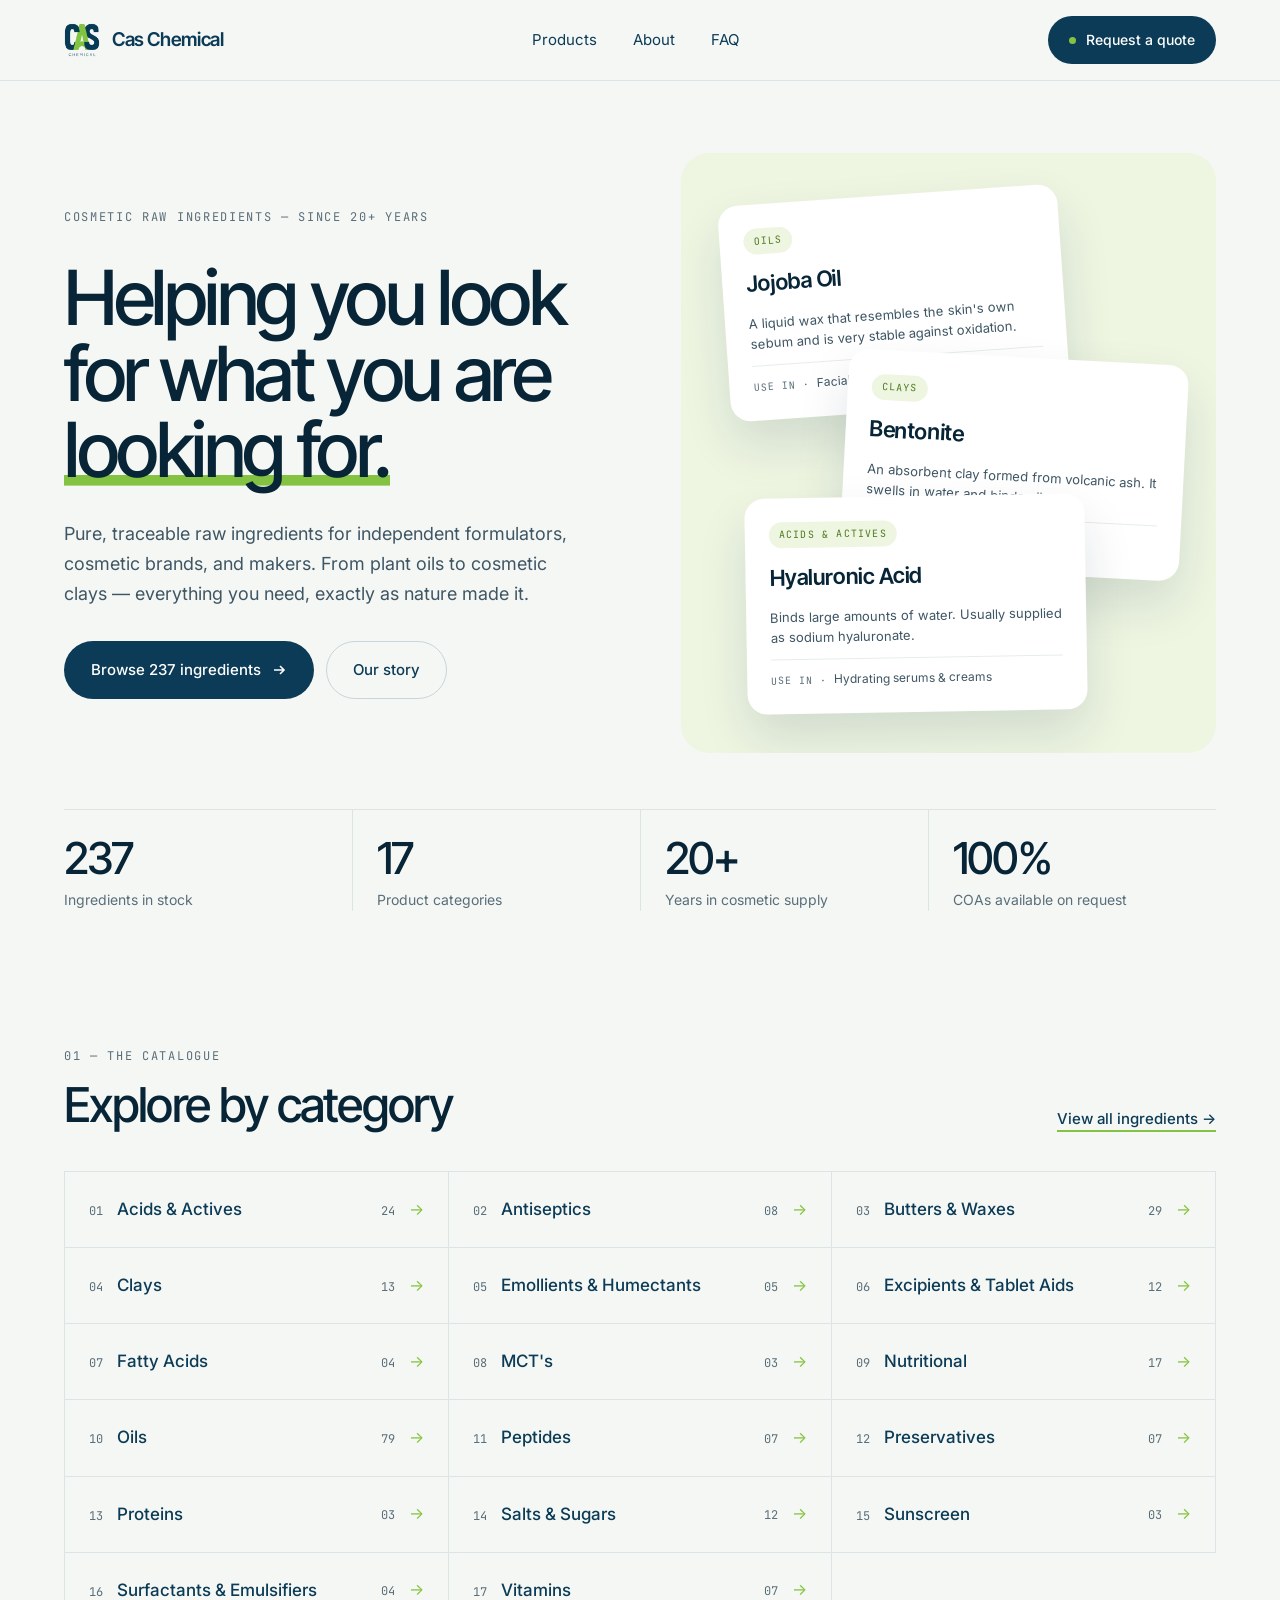
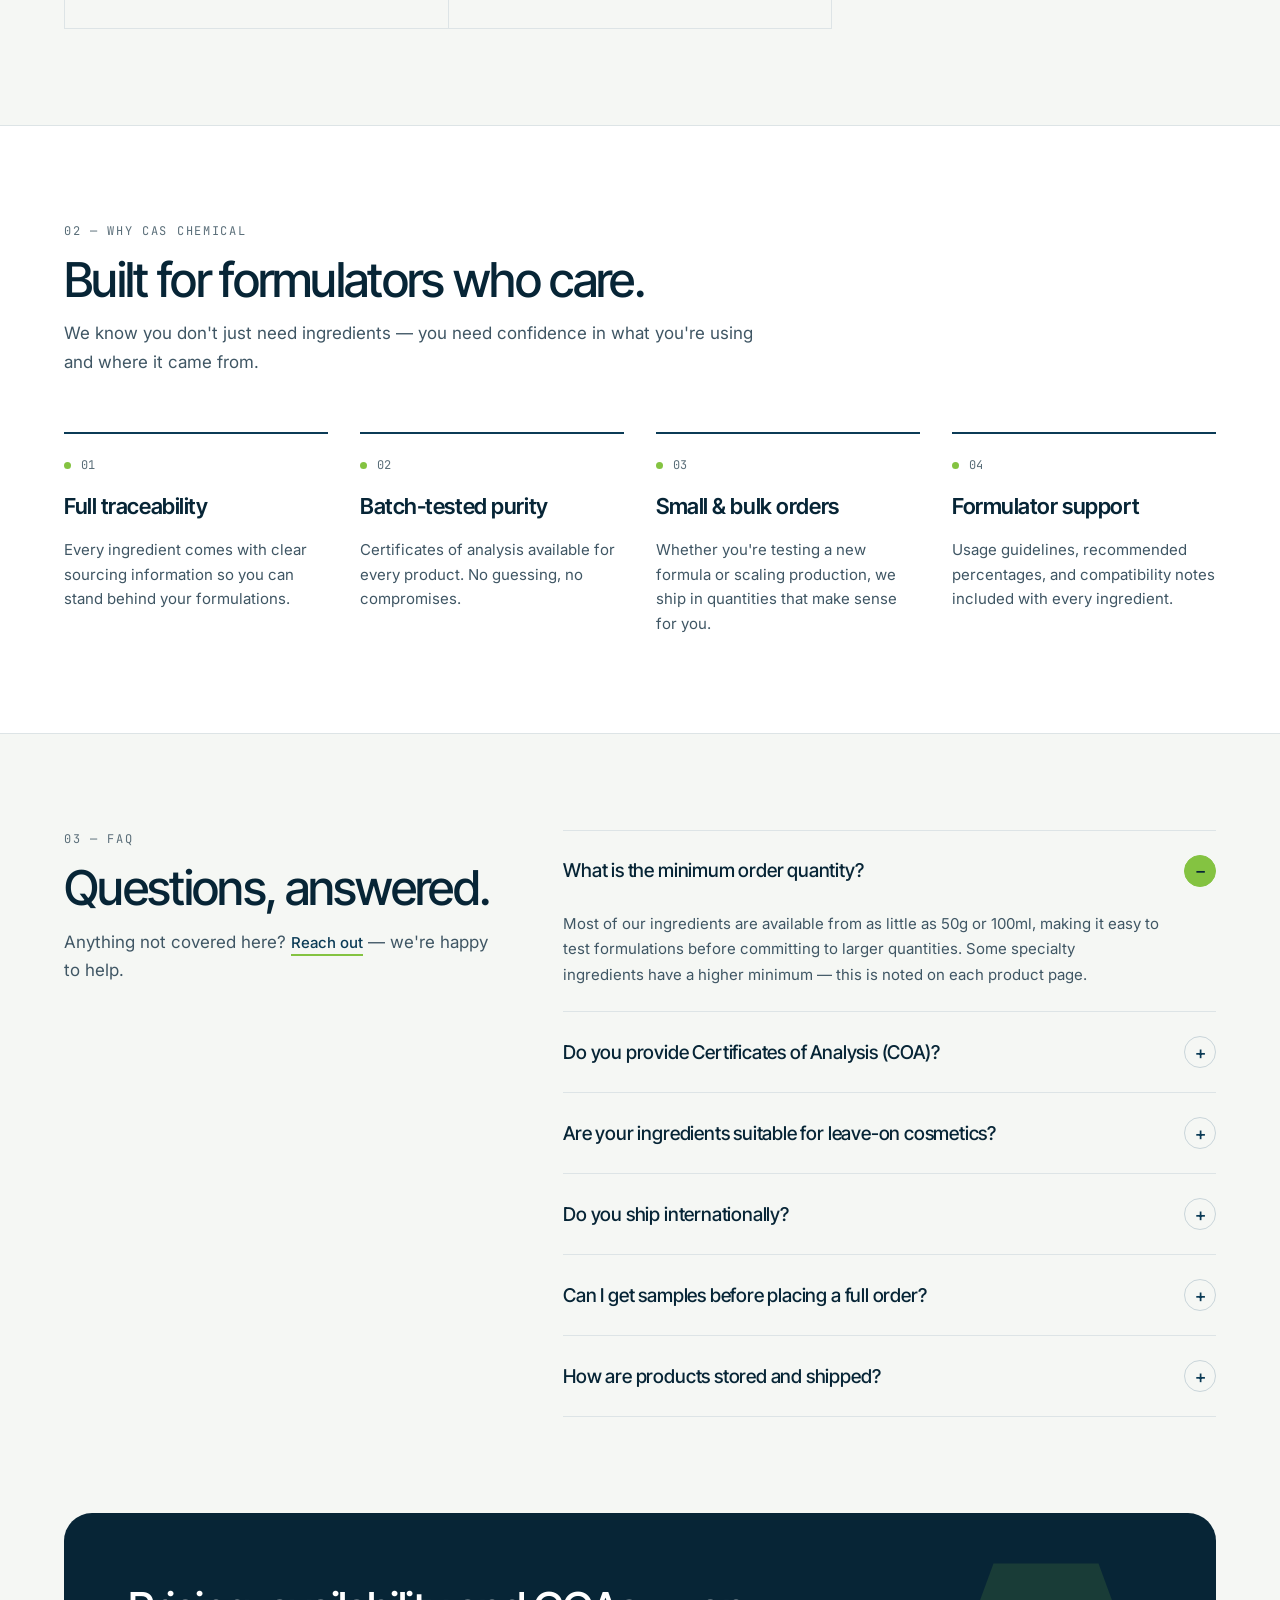
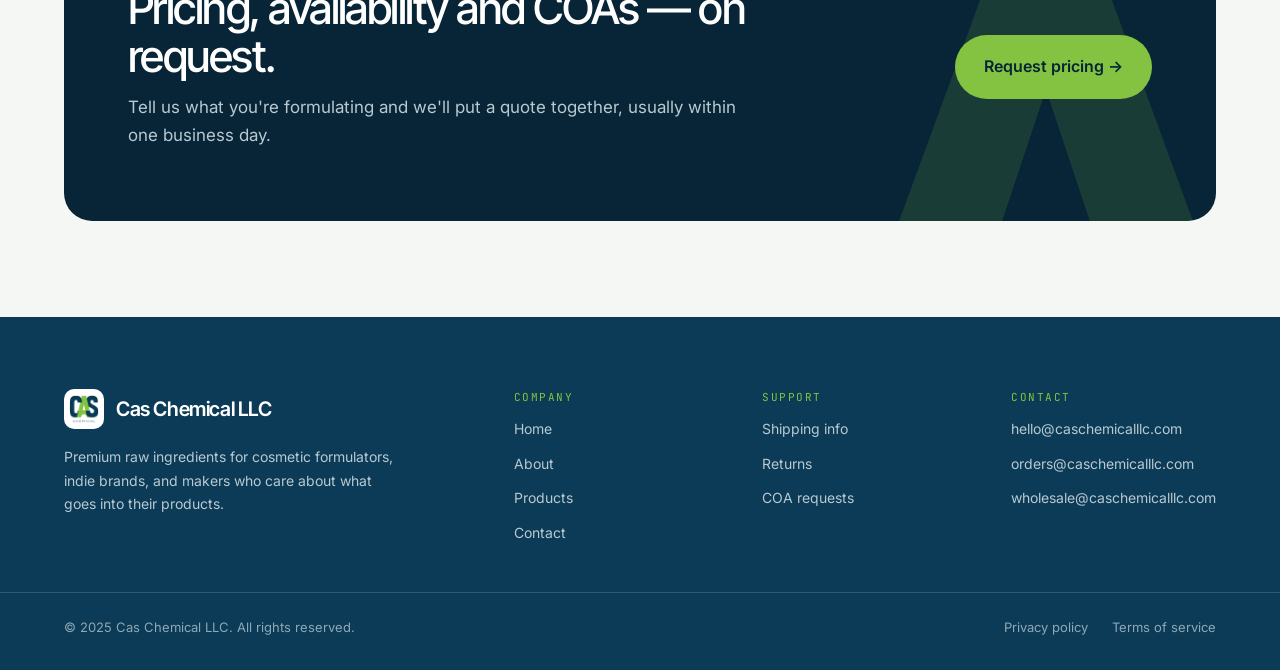
<file: index.html>
<!DOCTYPE html>
<html lang="en">
<head>
<meta charset="UTF-8">
<meta name="viewport" content="width=device-width, initial-scale=1.0">
<title>Cas Chemical LLC — Cosmetic Raw Ingredients</title>
<meta name="description" content="Premium cosmetic raw ingredients for formulators, indie brands and makers.">
<link rel="icon" type="image/png" sizes="32x32" href="images/favicon-32.png">
<link rel="icon" type="image/png" sizes="192x192" href="images/favicon-192.png">
<link rel="apple-touch-icon" href="images/apple-touch-icon.png">
<link rel="preconnect" href="https://fonts.googleapis.com">
<link rel="preconnect" href="https://fonts.gstatic.com" crossorigin>
<link href="https://fonts.googleapis.com/css2?family=Inter+Tight:wght@400;500;600&family=Inter:wght@400;500;600&family=JetBrains+Mono:wght@400;500&display=swap" rel="stylesheet">
<link rel="stylesheet" href="css/common.css">
<link rel="stylesheet" href="css/home.css">
</head>
<body>

<header class="site-header">
  <div class="container">
    <a class="brand" href="index.html"><img src="images/logo.png" alt=""><span>Cas Chemical</span></a>
    <nav class="nav" aria-label="Main">
      <a href="products.html">Products</a>
      <a href="about.html">About</a>
      <a href="index.html#faq">FAQ</a>
    </nav>
    <div class="header-actions">
      <a class="btn btn-dark btn-sm" href="contact.html"><span class="dot"></span>Request a quote</a>
      <button class="menu-toggle" aria-label="Open menu" aria-expanded="false" aria-controls="mobile-nav">
        <svg aria-hidden="true" width="18" height="18" viewBox="0 0 18 18" fill="none" stroke="#0B3B56" stroke-width="1.6"><path d="M3 6h12M3 12h12"/></svg>
      </button>
    </div>
  </div>
  <nav class="mobile-nav" id="mobile-nav" aria-label="Mobile">
    <a href="index.html">Home</a>
    <a href="products.html">Products</a>
    <a href="about.html">About</a>
    <a href="index.html#faq">FAQ</a>
    <a class="btn btn-dark" href="contact.html"><span class="dot"></span>Request a quote</a>
  </nav>
</header>

<main>
<section class="container hero">
  <div class="hero-grid">
    <div class="hero-copy">
      <span class="eyebrow">Cosmetic raw ingredients — since 20+ years</span>
      <h1>Helping you look for what you are <span class="highlight">looking for.</span></h1>
      <p class="lead">Pure, traceable raw ingredients for independent formulators, cosmetic brands, and makers. From plant oils to cosmetic clays — everything you need, exactly as nature made it.</p>
      <div class="hero-actions">
        <a class="btn btn-dark" href="products.html">Browse 237 ingredients <svg aria-hidden="true" width="16" height="16" viewBox="0 0 16 16" fill="none" stroke="currentColor" stroke-width="1.6"><path d="M3 8h10M9 4l4 4-4 4"/></svg></a>
        <a class="btn btn-outline" href="about.html">Our story</a>
      </div>
    </div>
    <div class="hero-stack">
        <a class="stack-card" href="ingredient.html?name=Jojoba%20Oil">
          <span class="tag">Oils</span>
          <strong>Jojoba Oil</strong>
          <p>A liquid wax that resembles the skin's own sebum and is very stable against oxidation.</p>
          <span class="use"><span class="use-label">Use in · </span>Facial oils; hair care</span>
        </a>
        <a class="stack-card" href="ingredient.html?name=Bentonite">
          <span class="tag">Clays</span>
          <strong>Bentonite</strong>
          <p>An absorbent clay formed from volcanic ash. It swells in water and binds oils.</p>
          <span class="use"><span class="use-label">Use in · </span>Face masks; thickener</span>
        </a>
        <a class="stack-card" href="ingredient.html?name=Hyaluronic%20Acid">
          <span class="tag">Acids &amp; Actives</span>
          <strong>Hyaluronic Acid</strong>
          <p>Binds large amounts of water. Usually supplied as sodium hyaluronate.</p>
          <span class="use"><span class="use-label">Use in · </span>Hydrating serums &amp; creams</span>
        </a>
    </div>
  </div>
  <div class="stats">
    <div class="stat"><strong>237</strong><span>Ingredients in stock</span></div>
    <div class="stat"><strong>17</strong><span>Product categories</span></div>
    <div class="stat"><strong>20+</strong><span>Years in cosmetic supply</span></div>
    <div class="stat"><strong>100%</strong><span>COAs available on request</span></div>
  </div>
</section>

<section class="container section">
  <div class="section-head">
    <div>
      <span class="eyebrow">01 — The catalogue</span>
      <h2 class="section-title">Explore by category</h2>
    </div>
    <a class="text-link" href="products.html">View all ingredients →</a>
  </div>
  <div class="cat-grid">
      <a class="cat-cell" href="products.html?cat=acids-actives"><span class="left"><span class="num">01</span><span class="name">Acids &amp; Actives</span></span><span class="right"><span class="count">24</span><span class="arrow" aria-hidden="true">→</span></span></a>
      <a class="cat-cell" href="products.html?cat=antiseptics"><span class="left"><span class="num">02</span><span class="name">Antiseptics</span></span><span class="right"><span class="count">08</span><span class="arrow" aria-hidden="true">→</span></span></a>
      <a class="cat-cell" href="products.html?cat=butters-waxes"><span class="left"><span class="num">03</span><span class="name">Butters &amp; Waxes</span></span><span class="right"><span class="count">29</span><span class="arrow" aria-hidden="true">→</span></span></a>
      <a class="cat-cell" href="products.html?cat=clays"><span class="left"><span class="num">04</span><span class="name">Clays</span></span><span class="right"><span class="count">13</span><span class="arrow" aria-hidden="true">→</span></span></a>
      <a class="cat-cell" href="products.html?cat=emollients"><span class="left"><span class="num">05</span><span class="name">Emollients &amp; Humectants</span></span><span class="right"><span class="count">05</span><span class="arrow" aria-hidden="true">→</span></span></a>
      <a class="cat-cell" href="products.html?cat=excipients"><span class="left"><span class="num">06</span><span class="name">Excipients &amp; Tablet Aids</span></span><span class="right"><span class="count">12</span><span class="arrow" aria-hidden="true">→</span></span></a>
      <a class="cat-cell" href="products.html?cat=fatty-acids"><span class="left"><span class="num">07</span><span class="name">Fatty Acids</span></span><span class="right"><span class="count">04</span><span class="arrow" aria-hidden="true">→</span></span></a>
      <a class="cat-cell" href="products.html?cat=mcts"><span class="left"><span class="num">08</span><span class="name">MCT's</span></span><span class="right"><span class="count">03</span><span class="arrow" aria-hidden="true">→</span></span></a>
      <a class="cat-cell" href="products.html?cat=nutritional"><span class="left"><span class="num">09</span><span class="name">Nutritional</span></span><span class="right"><span class="count">17</span><span class="arrow" aria-hidden="true">→</span></span></a>
      <a class="cat-cell" href="products.html?cat=oils"><span class="left"><span class="num">10</span><span class="name">Oils</span></span><span class="right"><span class="count">79</span><span class="arrow" aria-hidden="true">→</span></span></a>
      <a class="cat-cell" href="products.html?cat=peptides"><span class="left"><span class="num">11</span><span class="name">Peptides</span></span><span class="right"><span class="count">07</span><span class="arrow" aria-hidden="true">→</span></span></a>
      <a class="cat-cell" href="products.html?cat=preservatives"><span class="left"><span class="num">12</span><span class="name">Preservatives</span></span><span class="right"><span class="count">07</span><span class="arrow" aria-hidden="true">→</span></span></a>
      <a class="cat-cell" href="products.html?cat=proteins"><span class="left"><span class="num">13</span><span class="name">Proteins</span></span><span class="right"><span class="count">03</span><span class="arrow" aria-hidden="true">→</span></span></a>
      <a class="cat-cell" href="products.html?cat=salts-sugars"><span class="left"><span class="num">14</span><span class="name">Salts &amp; Sugars</span></span><span class="right"><span class="count">12</span><span class="arrow" aria-hidden="true">→</span></span></a>
      <a class="cat-cell" href="products.html?cat=sunscreen"><span class="left"><span class="num">15</span><span class="name">Sunscreen</span></span><span class="right"><span class="count">03</span><span class="arrow" aria-hidden="true">→</span></span></a>
      <a class="cat-cell" href="products.html?cat=surfactants"><span class="left"><span class="num">16</span><span class="name">Surfactants &amp; Emulsifiers</span></span><span class="right"><span class="count">04</span><span class="arrow" aria-hidden="true">→</span></span></a>
      <a class="cat-cell" href="products.html?cat=vitamins"><span class="left"><span class="num">17</span><span class="name">Vitamins</span></span><span class="right"><span class="count">07</span><span class="arrow" aria-hidden="true">→</span></span></a>
  </div>
</section>

<section class="why section">
  <div class="container">
    <div class="why-head">
      <span class="eyebrow">02 — Why Cas Chemical</span>
      <h2 class="section-title">Built for formulators who care.</h2>
      <p class="lead">We know you don't just need ingredients — you need confidence in what you're using and where it came from.</p>
    </div>
    <div class="why-grid">
      <div class="why-item"><span class="eyebrow"><span class="dot"></span>01</span><h3>Full traceability</h3><p>Every ingredient comes with clear sourcing information so you can stand behind your formulations.</p></div>
      <div class="why-item"><span class="eyebrow"><span class="dot"></span>02</span><h3>Batch-tested purity</h3><p>Certificates of analysis available for every product. No guessing, no compromises.</p></div>
      <div class="why-item"><span class="eyebrow"><span class="dot"></span>03</span><h3>Small &amp; bulk orders</h3><p>Whether you're testing a new formula or scaling production, we ship in quantities that make sense for you.</p></div>
      <div class="why-item"><span class="eyebrow"><span class="dot"></span>04</span><h3>Formulator support</h3><p>Usage guidelines, recommended percentages, and compatibility notes included with every ingredient.</p></div>
    </div>
  </div>
</section>

<section class="container section" id="faq">
  <div class="faq-grid">
    <div class="faq-intro">
      <span class="eyebrow">03 — FAQ</span>
      <h2 class="section-title">Questions, answered.</h2>
      <p class="lead">Anything not covered here? <a class="text-link" href="contact.html">Reach out</a> — we're happy to help.</p>
    </div>
    <div class="faq-list">
        <div class="faq-item open">
          <button class="faq-q" aria-expanded="true"><span>What is the minimum order quantity?</span><span class="faq-icon" aria-hidden="true">−</span></button>
          <p class="faq-a">Most of our ingredients are available from as little as 50g or 100ml, making it easy to test formulations before committing to larger quantities. Some specialty ingredients have a higher minimum — this is noted on each product page.</p>
        </div>
        <div class="faq-item">
          <button class="faq-q" aria-expanded="false"><span>Do you provide Certificates of Analysis (COA)?</span><span class="faq-icon" aria-hidden="true">+</span></button>
          <p class="faq-a">Yes. COAs are available for every ingredient we stock. We believe full transparency about ingredient quality is non-negotiable.</p>
        </div>
        <div class="faq-item">
          <button class="faq-q" aria-expanded="false"><span>Are your ingredients suitable for leave-on cosmetics?</span><span class="faq-icon" aria-hidden="true">+</span></button>
          <p class="faq-a">Many of them are, yes — but suitability depends on the specific ingredient, its grade, and your formulation. Each product page includes usage guidance and typical application types to help you formulate confidently.</p>
        </div>
        <div class="faq-item">
          <button class="faq-q" aria-expanded="false"><span>Do you ship internationally?</span><span class="faq-icon" aria-hidden="true">+</span></button>
          <p class="faq-a">We currently ship to [YOUR REGIONS]. Some chemicals and actives are restricted in certain countries due to local cosmetic regulations. If you are unsure, contact us before ordering.</p>
        </div>
        <div class="faq-item">
          <button class="faq-q" aria-expanded="false"><span>Can I get samples before placing a full order?</span><span class="faq-icon" aria-hidden="true">+</span></button>
          <p class="faq-a">Our small-quantity starting sizes are designed to work as sampling orders. For specific sample requests or wholesale enquiries, get in touch and we will do our best to accommodate.</p>
        </div>
        <div class="faq-item">
          <button class="faq-q" aria-expanded="false"><span>How are products stored and shipped?</span><span class="faq-icon" aria-hidden="true">+</span></button>
          <p class="faq-a">All ingredients are stored in climate-appropriate conditions and shipped in sealed, food-safe or lab-grade packaging. Temperature-sensitive ingredients are packed with appropriate insulation during warmer months.</p>
        </div>
    </div>
  </div>
</section>

<section class="container" style="padding-bottom: 96px">
  <div class="cta-band">
    <svg aria-hidden="true" viewBox="0 0 400 300"><path d="M150 0 L250 0 L360 300 L260 300 L200 120 L140 300 L40 300 Z" fill="#84C341" opacity="0.14"/></svg>
    <div>
      <h2>Pricing, availability and COAs — on request.</h2>
      <p>Tell us what you're formulating and we'll put a quote together, usually within one business day.</p>
    </div>
    <a class="btn btn-lime" href="contact.html">Request pricing →</a>
  </div>
</section>
</main>

<footer class="site-footer">
  <div class="container footer-main">
    <div class="footer-brand">
      <div class="footer-logo"><span class="logo-tile"><img src="images/logo.png" alt=""></span><span>Cas Chemical LLC</span></div>
      <p>Premium raw ingredients for cosmetic formulators, indie brands, and makers who care about what goes into their products.</p>
    </div>
    <div class="footer-col">
      <h4>Company</h4>
      <a href="index.html">Home</a><a href="about.html">About</a><a href="products.html">Products</a><a href="contact.html">Contact</a>
    </div>
    <div class="footer-col">
      <h4>Support</h4>
      <a href="index.html#faq">Shipping info</a><a href="index.html#faq">Returns</a><a href="contact.html">COA requests</a>
    </div>
    <div class="footer-col">
      <h4>Contact</h4>
      <a href="mailto:hello@caschemicalllc.com">hello@caschemicalllc.com</a>
      <a href="mailto:orders@caschemicalllc.com">orders@caschemicalllc.com</a>
      <a href="mailto:wholesale@caschemicalllc.com">wholesale@caschemicalllc.com</a>
    </div>
  </div>
  <div class="container footer-bottom">
    <span>© 2025 Cas Chemical LLC. All rights reserved.</span>
    <span><a href="#">Privacy policy</a><a href="#">Terms of service</a></span>
  </div>
</footer>

<script src="js/common.js"></script>
<script src="js/home.js"></script>
</body>
</html>
</file>
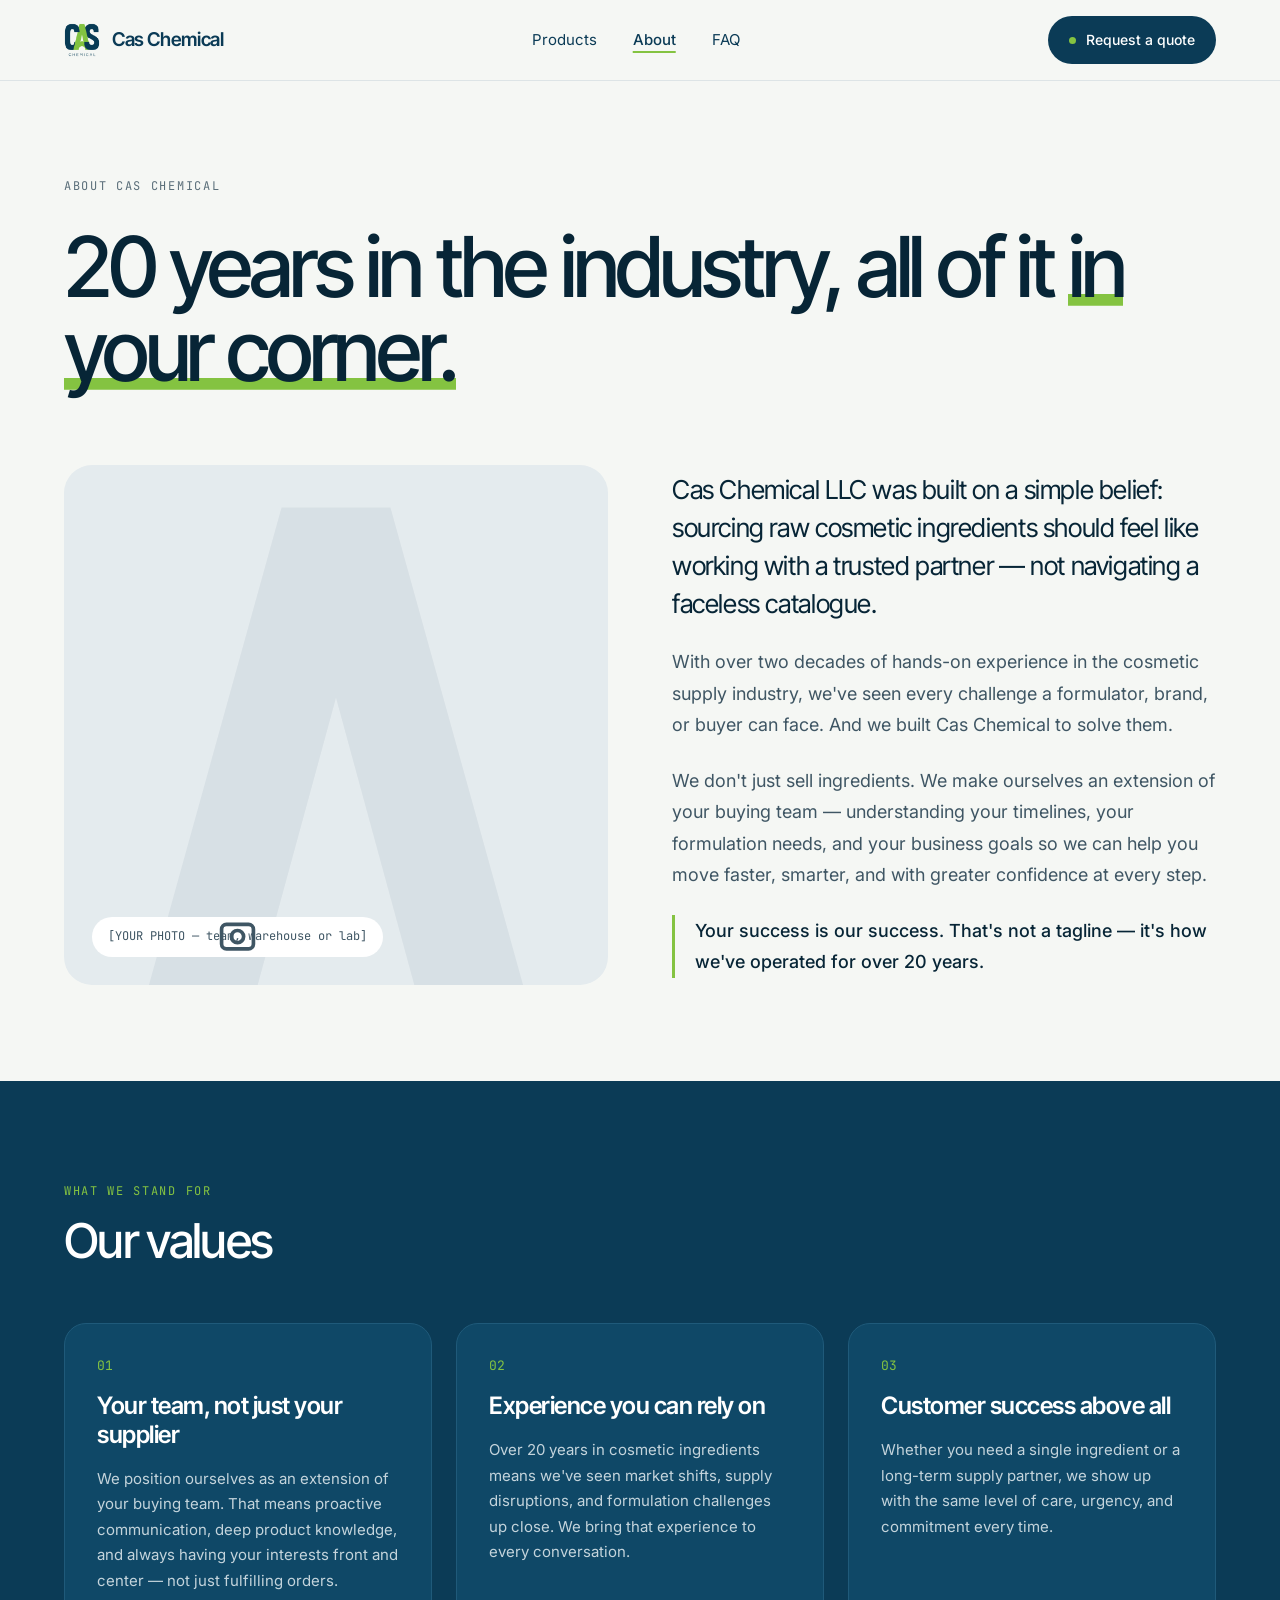
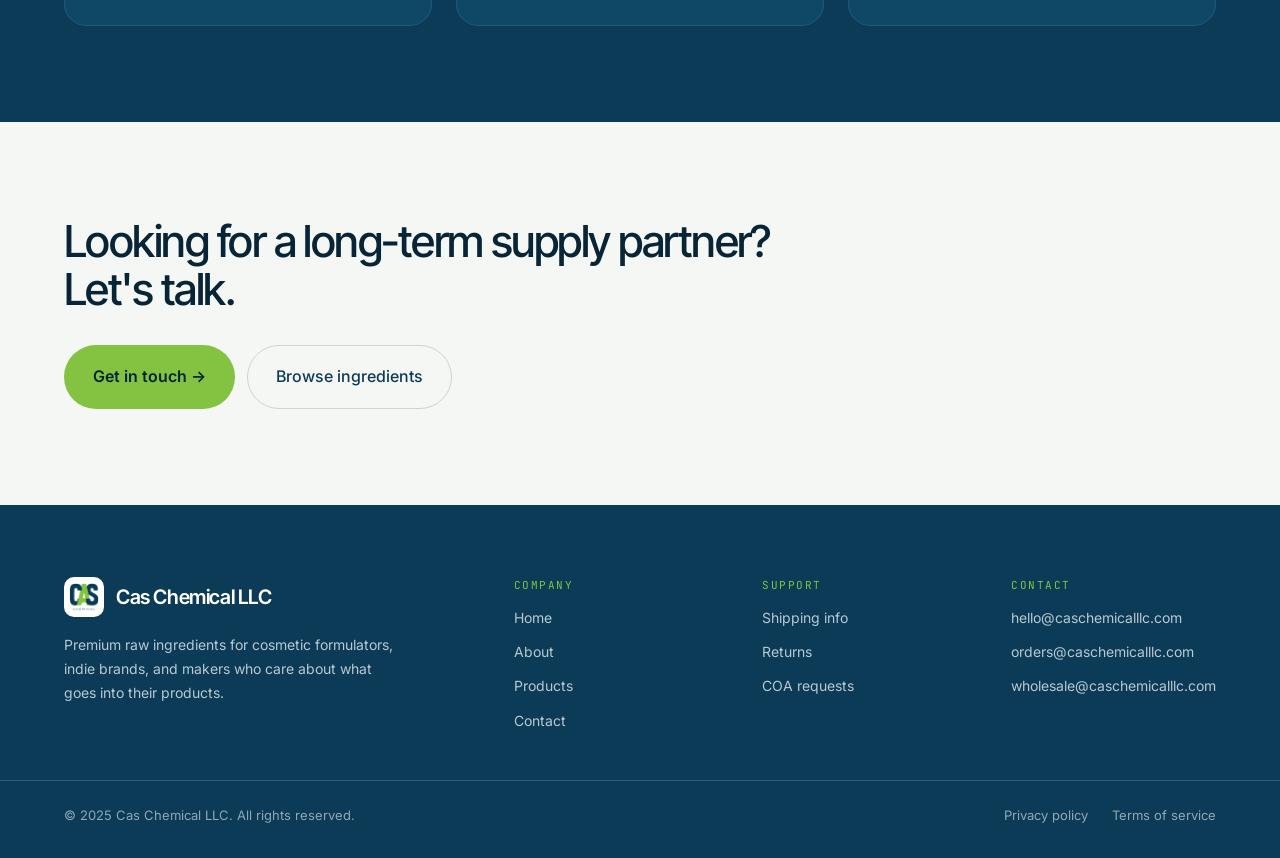
<file: about.html>
<!DOCTYPE html>
<html lang="en">
<head>
<meta charset="UTF-8">
<meta name="viewport" content="width=device-width, initial-scale=1.0">
<title>About — Cas Chemical LLC</title>
<meta name="description" content="About Cas Chemical LLC, a supplier of cosmetic raw ingredients.">
<link rel="icon" type="image/png" sizes="32x32" href="images/favicon-32.png">
<link rel="icon" type="image/png" sizes="192x192" href="images/favicon-192.png">
<link rel="apple-touch-icon" href="images/apple-touch-icon.png">
<link rel="preconnect" href="https://fonts.googleapis.com">
<link rel="preconnect" href="https://fonts.gstatic.com" crossorigin>
<link href="https://fonts.googleapis.com/css2?family=Inter+Tight:wght@400;500;600&family=Inter:wght@400;500;600&family=JetBrains+Mono:wght@400;500&display=swap" rel="stylesheet">
<link rel="stylesheet" href="css/common.css">
<link rel="stylesheet" href="css/about.css">
</head>
<body>

<header class="site-header">
  <div class="container">
    <a class="brand" href="index.html"><img src="images/logo.png" alt=""><span>Cas Chemical</span></a>
    <nav class="nav" aria-label="Main">
      <a href="products.html">Products</a>
      <a href="about.html" aria-current="page">About</a>
      <a href="index.html#faq">FAQ</a>
    </nav>
    <div class="header-actions">
      <a class="btn btn-dark btn-sm" href="contact.html"><span class="dot"></span>Request a quote</a>
      <button class="menu-toggle" aria-label="Open menu" aria-expanded="false" aria-controls="mobile-nav">
        <svg aria-hidden="true" width="18" height="18" viewBox="0 0 18 18" fill="none" stroke="#0B3B56" stroke-width="1.6"><path d="M3 6h12M3 12h12"/></svg>
      </button>
    </div>
  </div>
  <nav class="mobile-nav" id="mobile-nav" aria-label="Mobile">
    <a href="index.html">Home</a>
    <a href="products.html">Products</a>
    <a href="about.html">About</a>
    <a href="index.html#faq">FAQ</a>
    <a class="btn btn-dark" href="contact.html"><span class="dot"></span>Request a quote</a>
  </nav>
</header>

<main>
<section class="container about-hero">
  <span class="eyebrow">About Cas Chemical</span>
  <h1>20 years in the industry, all of it <span class="highlight">in your corner.</span></h1>
</section>

<section class="container story">
  <div class="photo-slot">
    <svg aria-hidden="true" viewBox="0 0 400 400" preserveAspectRatio="xMidYMid slice"><path d="M160 40 L240 40 L340 400 L260 400 L200 180 L140 400 L60 400 Z" fill="#0B3B56" opacity="0.06"/></svg>
    <span><svg aria-hidden="true" width="16" height="16" viewBox="0 0 16 16" fill="none" stroke="currentColor" stroke-width="1.5"><rect x="1.5" y="3" width="13" height="10" rx="2"/><circle cx="8" cy="8" r="2.5"/></svg>[YOUR PHOTO — team, warehouse or lab]</span>
  </div>
  <div class="story-copy">
    <p class="intro">Cas Chemical LLC was built on a simple belief: sourcing raw cosmetic ingredients should feel like working with a trusted partner — not navigating a faceless catalogue.</p>
    <p>With over two decades of hands-on experience in the cosmetic supply industry, we've seen every challenge a formulator, brand, or buyer can face. And we built Cas Chemical to solve them.</p>
    <p>We don't just sell ingredients. We make ourselves an extension of your buying team — understanding your timelines, your formulation needs, and your business goals so we can help you move faster, smarter, and with greater confidence at every step.</p>
    <p class="pull">Your success is our success. That's not a tagline — it's how we've operated for over 20 years.</p>
  </div>
</section>

<section class="values-section">
  <div class="container">
    <span class="eyebrow">What we stand for</span>
    <h2 class="section-title">Our values</h2>
    <div class="values">
      <div class="value"><span class="num">01</span><h3>Your team, not just your supplier</h3><p>We position ourselves as an extension of your buying team. That means proactive communication, deep product knowledge, and always having your interests front and center — not just fulfilling orders.</p></div>
      <div class="value"><span class="num">02</span><h3>Experience you can rely on</h3><p>Over 20 years in cosmetic ingredients means we've seen market shifts, supply disruptions, and formulation challenges up close. We bring that experience to every conversation.</p></div>
      <div class="value"><span class="num">03</span><h3>Customer success above all</h3><p>Whether you need a single ingredient or a long-term supply partner, we show up with the same level of care, urgency, and commitment every time.</p></div>
    </div>
  </div>
</section>

<section class="container about-cta">
  <h2>Looking for a long-term supply partner? Let's talk.</h2>
  <div class="btns">
    <a class="btn btn-lime" href="contact.html">Get in touch →</a>
    <a class="btn btn-outline" href="products.html">Browse ingredients</a>
  </div>
</section>
</main>

<footer class="site-footer">
  <div class="container footer-main">
    <div class="footer-brand">
      <div class="footer-logo"><span class="logo-tile"><img src="images/logo.png" alt=""></span><span>Cas Chemical LLC</span></div>
      <p>Premium raw ingredients for cosmetic formulators, indie brands, and makers who care about what goes into their products.</p>
    </div>
    <div class="footer-col">
      <h4>Company</h4>
      <a href="index.html">Home</a><a href="about.html">About</a><a href="products.html">Products</a><a href="contact.html">Contact</a>
    </div>
    <div class="footer-col">
      <h4>Support</h4>
      <a href="index.html#faq">Shipping info</a><a href="index.html#faq">Returns</a><a href="contact.html">COA requests</a>
    </div>
    <div class="footer-col">
      <h4>Contact</h4>
      <a href="mailto:hello@caschemicalllc.com">hello@caschemicalllc.com</a>
      <a href="mailto:orders@caschemicalllc.com">orders@caschemicalllc.com</a>
      <a href="mailto:wholesale@caschemicalllc.com">wholesale@caschemicalllc.com</a>
    </div>
  </div>
  <div class="container footer-bottom">
    <span>© 2025 Cas Chemical LLC. All rights reserved.</span>
    <span><a href="#">Privacy policy</a><a href="#">Terms of service</a></span>
  </div>
</footer>

<script src="js/common.js"></script>
</body>
</html>
</file>
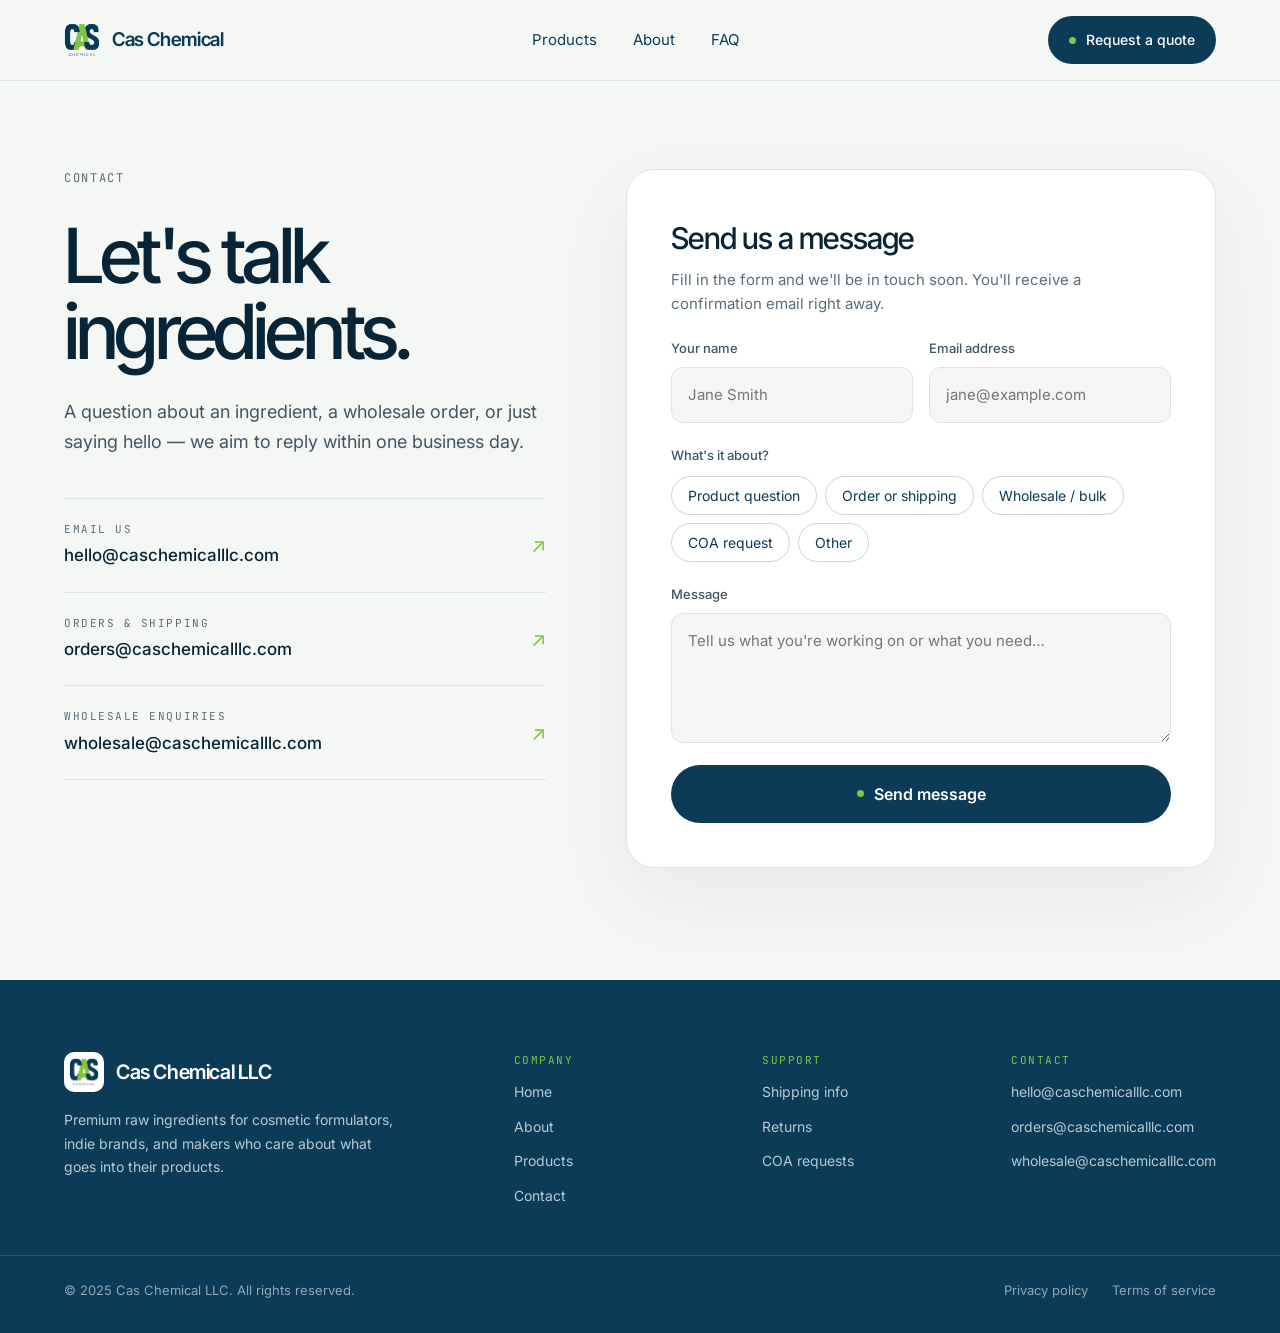
<file: contact.html>
<!DOCTYPE html>
<html lang="en">
<head>
<meta charset="UTF-8">
<meta name="viewport" content="width=device-width, initial-scale=1.0">
<title>Contact — Cas Chemical LLC</title>
<meta name="description" content="Contact Cas Chemical LLC for pricing, COAs and wholesale orders.">
<link rel="icon" type="image/png" sizes="32x32" href="images/favicon-32.png">
<link rel="icon" type="image/png" sizes="192x192" href="images/favicon-192.png">
<link rel="apple-touch-icon" href="images/apple-touch-icon.png">
<link rel="preconnect" href="https://fonts.googleapis.com">
<link rel="preconnect" href="https://fonts.gstatic.com" crossorigin>
<link href="https://fonts.googleapis.com/css2?family=Inter+Tight:wght@400;500;600&family=Inter:wght@400;500;600&family=JetBrains+Mono:wght@400;500&display=swap" rel="stylesheet">
<link rel="stylesheet" href="css/common.css">
<link rel="stylesheet" href="css/contact.css">
</head>
<body>

<header class="site-header">
  <div class="container">
    <a class="brand" href="index.html"><img src="images/logo.png" alt=""><span>Cas Chemical</span></a>
    <nav class="nav" aria-label="Main">
      <a href="products.html">Products</a>
      <a href="about.html">About</a>
      <a href="index.html#faq">FAQ</a>
    </nav>
    <div class="header-actions">
      <a class="btn btn-dark btn-sm" href="contact.html"><span class="dot"></span>Request a quote</a>
      <button class="menu-toggle" aria-label="Open menu" aria-expanded="false" aria-controls="mobile-nav">
        <svg aria-hidden="true" width="18" height="18" viewBox="0 0 18 18" fill="none" stroke="#0B3B56" stroke-width="1.6"><path d="M3 6h12M3 12h12"/></svg>
      </button>
    </div>
  </div>
  <nav class="mobile-nav" id="mobile-nav" aria-label="Mobile">
    <a href="index.html">Home</a>
    <a href="products.html">Products</a>
    <a href="about.html">About</a>
    <a href="index.html#faq">FAQ</a>
    <a class="btn btn-dark" href="contact.html"><span class="dot"></span>Request a quote</a>
  </nav>
</header>

<main>
<section class="container contact-page">
  <div class="contact-info">
    <span class="eyebrow">Contact</span>
    <h1>Let's talk ingredients.</h1>
    <p class="lead">A question about an ingredient, a wholesale order, or just saying hello — we aim to reply within one business day.</p>
    <div class="email-list">
        <a class="email-row" href="mailto:hello@caschemicalllc.com"><span><span class="eyebrow">Email us</span><strong>hello@caschemicalllc.com</strong></span><span class="arrow" aria-hidden="true">↗</span></a>
        <a class="email-row" href="mailto:orders@caschemicalllc.com"><span><span class="eyebrow">Orders &amp; shipping</span><strong>orders@caschemicalllc.com</strong></span><span class="arrow" aria-hidden="true">↗</span></a>
        <a class="email-row" href="mailto:wholesale@caschemicalllc.com"><span><span class="eyebrow">Wholesale enquiries</span><strong>wholesale@caschemicalllc.com</strong></span><span class="arrow" aria-hidden="true">↗</span></a>
    </div>
  </div>

  <div class="form-card">
    <div id="contact-form-inner">
      <div>
        <h2>Send us a message</h2>
        <p class="form-sub">Fill in the form and we'll be in touch soon. You'll receive a confirmation email right away.</p>
      </div>
      <div class="two">
        <label class="field-label" for="cf-name">Your name<input class="field" type="text" id="cf-name" placeholder="Jane Smith" autocomplete="name"></label>
        <label class="field-label" for="cf-email">Email address<input class="field" type="email" id="cf-email" placeholder="jane@example.com" autocomplete="email"></label>
      </div>
      <fieldset>
        <legend>What's it about?</legend>
        <div class="topics" id="cf-topics"><button type="button" class="topic" data-value="product" aria-pressed="false">Product question</button><button type="button" class="topic" data-value="order" aria-pressed="false">Order or shipping</button><button type="button" class="topic" data-value="wholesale" aria-pressed="false">Wholesale / bulk</button><button type="button" class="topic" data-value="coa" aria-pressed="false">COA request</button><button type="button" class="topic" data-value="other" aria-pressed="false">Other</button></div>
        <input type="hidden" id="cf-subject" value="">
      </fieldset>
      <label class="field-label" for="cf-message">Message<textarea class="field" id="cf-message" placeholder="Tell us what you're working on or what you need…"></textarea></label>
      <div class="form-error" id="form-error" role="alert"></div>
      <button class="btn btn-dark form-submit" id="cf-submit" type="button" onclick="submitContactForm()"><span class="dot"></span><span id="submit-label">Send message</span></button>
    </div>

    <div class="form-success" id="contact-success">
      <div class="success-icon" aria-hidden="true">✓</div>
      <h3>Message received!</h3>
      <p>Thanks for reaching out. We've sent a confirmation to your inbox and will get back to you as soon as possible — usually within one business day.</p>
      <div class="email-preview">
        <div class="email-preview-label">Your confirmation email</div>
        <div class="email-preview-content loading" id="email-preview-text">Generating your confirmation email...</div>
      </div>
      <button class="btn btn-outline btn-sm reset-btn" type="button" onclick="resetContactForm()">Send another message</button>
    </div>
  </div>
</section>
</main>

<footer class="site-footer">
  <div class="container footer-main">
    <div class="footer-brand">
      <div class="footer-logo"><span class="logo-tile"><img src="images/logo.png" alt=""></span><span>Cas Chemical LLC</span></div>
      <p>Premium raw ingredients for cosmetic formulators, indie brands, and makers who care about what goes into their products.</p>
    </div>
    <div class="footer-col">
      <h4>Company</h4>
      <a href="index.html">Home</a><a href="about.html">About</a><a href="products.html">Products</a><a href="contact.html">Contact</a>
    </div>
    <div class="footer-col">
      <h4>Support</h4>
      <a href="index.html#faq">Shipping info</a><a href="index.html#faq">Returns</a><a href="contact.html">COA requests</a>
    </div>
    <div class="footer-col">
      <h4>Contact</h4>
      <a href="mailto:hello@caschemicalllc.com">hello@caschemicalllc.com</a>
      <a href="mailto:orders@caschemicalllc.com">orders@caschemicalllc.com</a>
      <a href="mailto:wholesale@caschemicalllc.com">wholesale@caschemicalllc.com</a>
    </div>
  </div>
  <div class="container footer-bottom">
    <span>© 2025 Cas Chemical LLC. All rights reserved.</span>
    <span><a href="#">Privacy policy</a><a href="#">Terms of service</a></span>
  </div>
</footer>

<script src="js/common.js"></script>
<script src="js/contact.js"></script>
</body>
</html>
</file>
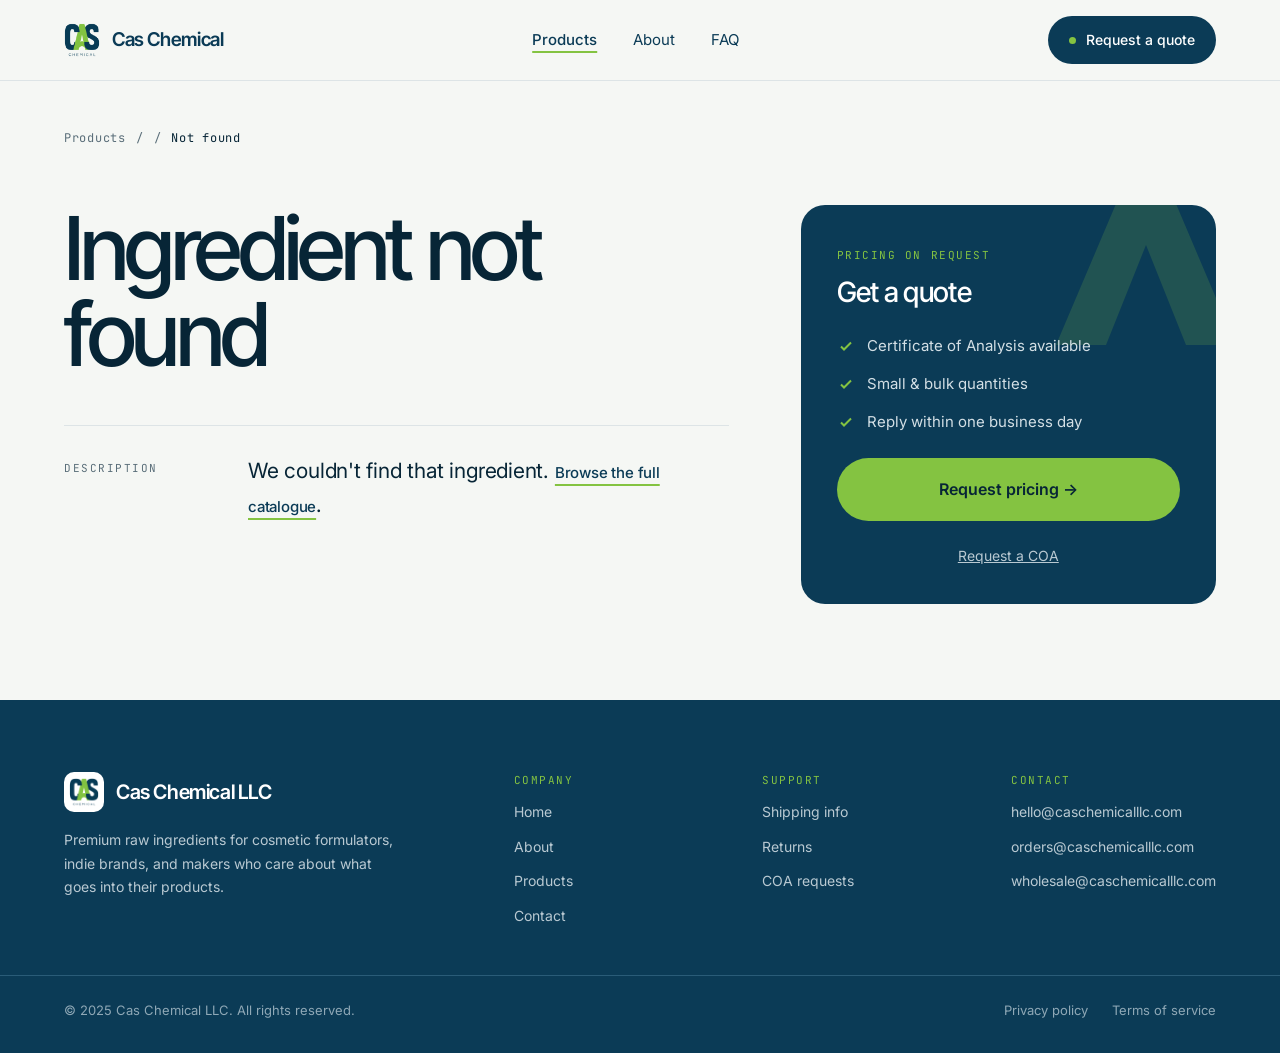
<file: ingredient.html>
<!DOCTYPE html>
<html lang="en">
<head>
<meta charset="UTF-8">
<meta name="viewport" content="width=device-width, initial-scale=1.0">
<title>Ingredient — Cas Chemical LLC</title>
<meta name="description" content="Ingredient details, description and applications.">
<link rel="icon" type="image/png" sizes="32x32" href="images/favicon-32.png">
<link rel="icon" type="image/png" sizes="192x192" href="images/favicon-192.png">
<link rel="apple-touch-icon" href="images/apple-touch-icon.png">
<link rel="preconnect" href="https://fonts.googleapis.com">
<link rel="preconnect" href="https://fonts.gstatic.com" crossorigin>
<link href="https://fonts.googleapis.com/css2?family=Inter+Tight:wght@400;500;600&family=Inter:wght@400;500;600&family=JetBrains+Mono:wght@400;500&display=swap" rel="stylesheet">
<link rel="stylesheet" href="css/common.css">
<link rel="stylesheet" href="css/ingredient.css">
</head>
<body>

<header class="site-header">
  <div class="container">
    <a class="brand" href="index.html"><img src="images/logo.png" alt=""><span>Cas Chemical</span></a>
    <nav class="nav" aria-label="Main">
      <a href="products.html" aria-current="page">Products</a>
      <a href="about.html">About</a>
      <a href="index.html#faq">FAQ</a>
    </nav>
    <div class="header-actions">
      <a class="btn btn-dark btn-sm" href="contact.html"><span class="dot"></span>Request a quote</a>
      <button class="menu-toggle" aria-label="Open menu" aria-expanded="false" aria-controls="mobile-nav">
        <svg aria-hidden="true" width="18" height="18" viewBox="0 0 18 18" fill="none" stroke="#0B3B56" stroke-width="1.6"><path d="M3 6h12M3 12h12"/></svg>
      </button>
    </div>
  </div>
  <nav class="mobile-nav" id="mobile-nav" aria-label="Mobile">
    <a href="index.html">Home</a>
    <a href="products.html">Products</a>
    <a href="about.html">About</a>
    <a href="index.html#faq">FAQ</a>
    <a class="btn btn-dark" href="contact.html"><span class="dot"></span>Request a quote</a>
  </nav>
</header>

<main>
<section class="container detail-page">
  <nav class="breadcrumb" aria-label="Breadcrumb">
    <a href="products.html">Products</a><span>/</span>
    <a href="products.html" id="crumb-cat">Category</a><span>/</span>
    <span aria-current="page" id="crumb-name">Ingredient</span>
  </nav>

  <div class="detail">
    <div class="detail-main">
      <div class="detail-title">
        <span class="tag" id="ing-cat-tag">Category</span>
        <h1 id="ing-name">Ingredient</h1>
      </div>
      <div class="detail-row">
        <span class="eyebrow">Description</span>
        <p class="detail-desc" id="ing-description"></p>
      </div>
      <div class="detail-row" id="apps-row">
        <span class="eyebrow">Applications</span>
        <div class="chips" id="ing-applications"></div>
      </div>
    </div>

    <aside class="quote-card">
      <svg aria-hidden="true" viewBox="0 0 200 160"><path d="M78 0 L122 0 L190 160 L140 160 L100 60 L60 160 L10 160 Z" fill="#84C341" opacity="0.18"/></svg>
      <div>
        <span class="eyebrow">Pricing on request</span>
        <h2 id="quote-title">Get a quote</h2>
      </div>
      <ul class="checklist">
        <li><svg aria-hidden="true" width="18" height="18" viewBox="0 0 18 18" fill="none" stroke="#84C341" stroke-width="2"><path d="M4 9.5l3 3 7-7"/></svg>Certificate of Analysis available</li>
        <li><svg aria-hidden="true" width="18" height="18" viewBox="0 0 18 18" fill="none" stroke="#84C341" stroke-width="2"><path d="M4 9.5l3 3 7-7"/></svg>Small &amp; bulk quantities</li>
        <li><svg aria-hidden="true" width="18" height="18" viewBox="0 0 18 18" fill="none" stroke="#84C341" stroke-width="2"><path d="M4 9.5l3 3 7-7"/></svg>Reply within one business day</li>
      </ul>
      <a class="btn btn-lime" id="ing-pricing" href="contact.html">Request pricing →</a>
      <a class="coa-link" id="ing-coa" href="contact.html">Request a COA</a>
    </aside>
  </div>

  <div class="related" id="related">
    <div class="related-head">
      <h2 id="related-title">More in this category</h2>
      <a class="text-link" id="related-all" href="products.html">View all →</a>
    </div>
    <div class="related-grid" id="related-grid"></div>
  </div>
</section>
</main>

<footer class="site-footer">
  <div class="container footer-main">
    <div class="footer-brand">
      <div class="footer-logo"><span class="logo-tile"><img src="images/logo.png" alt=""></span><span>Cas Chemical LLC</span></div>
      <p>Premium raw ingredients for cosmetic formulators, indie brands, and makers who care about what goes into their products.</p>
    </div>
    <div class="footer-col">
      <h4>Company</h4>
      <a href="index.html">Home</a><a href="about.html">About</a><a href="products.html">Products</a><a href="contact.html">Contact</a>
    </div>
    <div class="footer-col">
      <h4>Support</h4>
      <a href="index.html#faq">Shipping info</a><a href="index.html#faq">Returns</a><a href="contact.html">COA requests</a>
    </div>
    <div class="footer-col">
      <h4>Contact</h4>
      <a href="mailto:hello@caschemicalllc.com">hello@caschemicalllc.com</a>
      <a href="mailto:orders@caschemicalllc.com">orders@caschemicalllc.com</a>
      <a href="mailto:wholesale@caschemicalllc.com">wholesale@caschemicalllc.com</a>
    </div>
  </div>
  <div class="container footer-bottom">
    <span>© 2025 Cas Chemical LLC. All rights reserved.</span>
    <span><a href="#">Privacy policy</a><a href="#">Terms of service</a></span>
  </div>
</footer>

<script src="js/common.js"></script>
<script src="js/catalog-data.js"></script>
<script src="js/ingredient.js"></script>
</body>
</html>
</file>
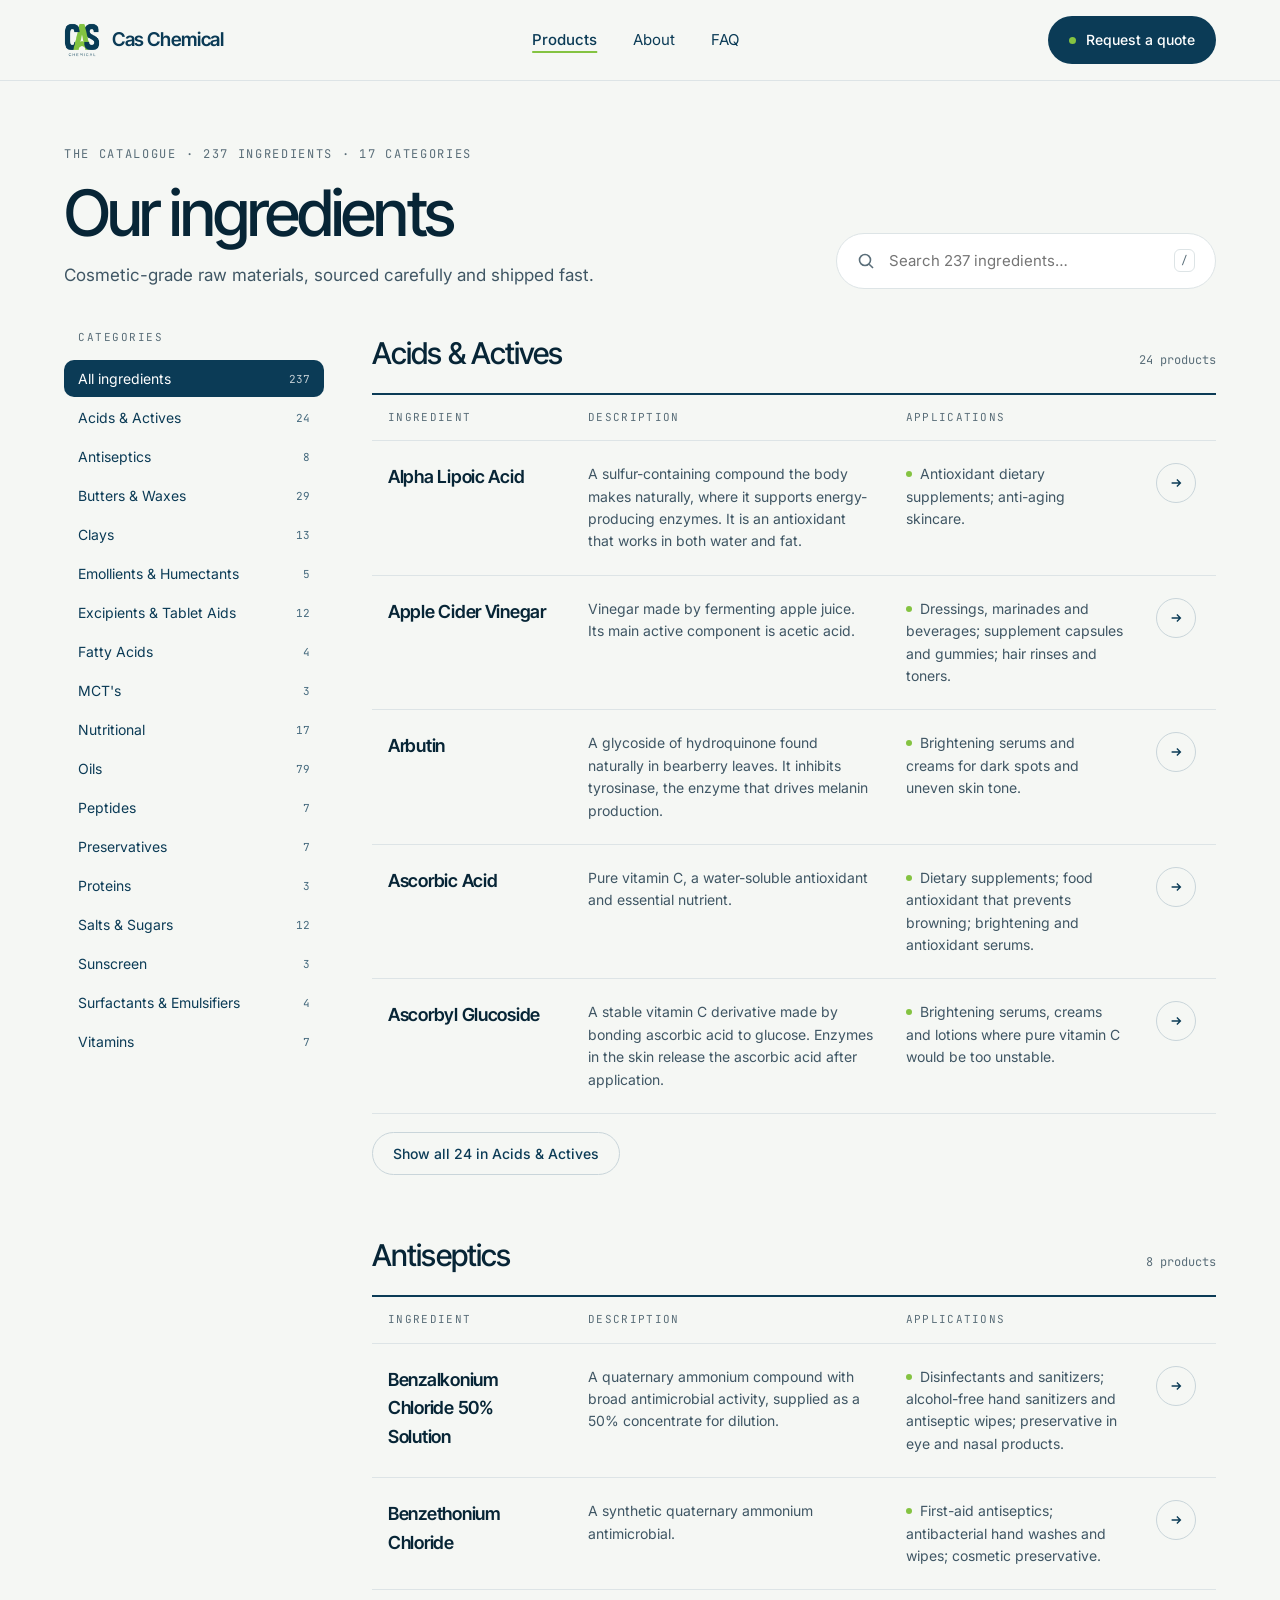
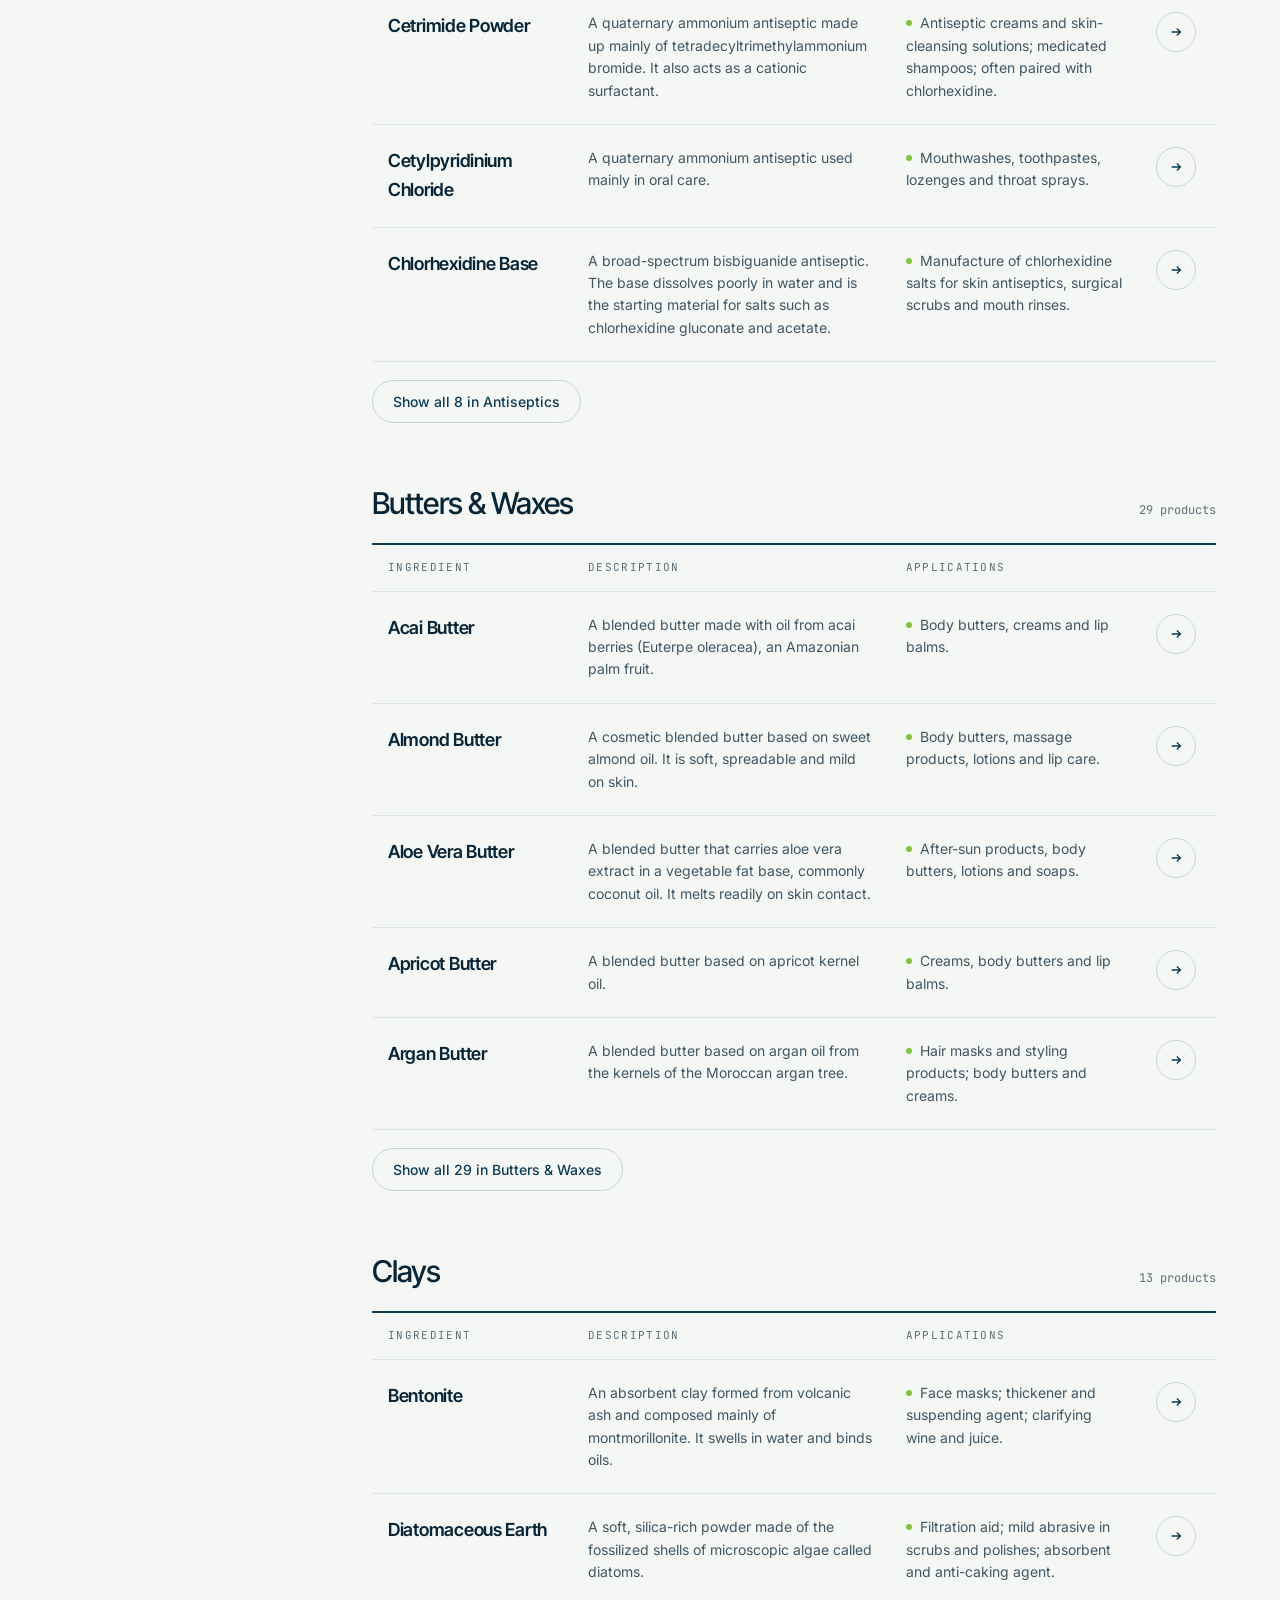
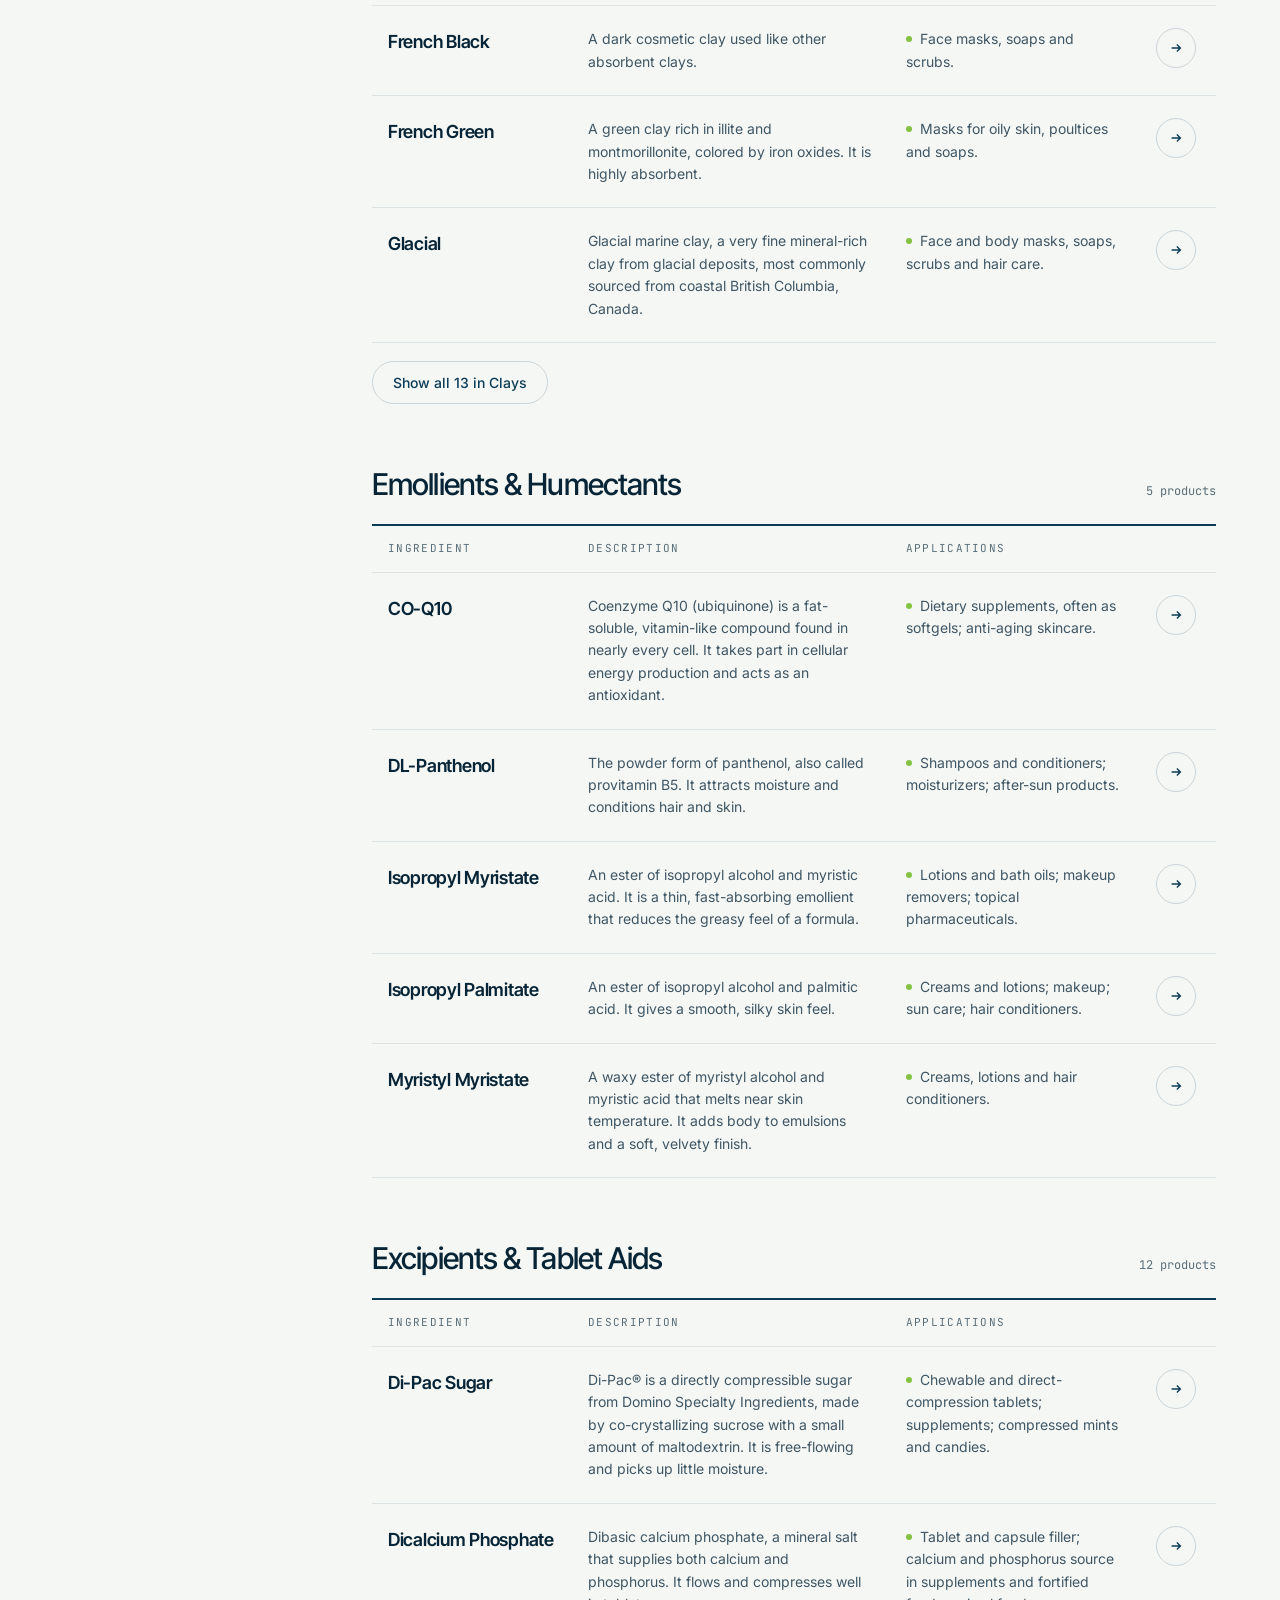
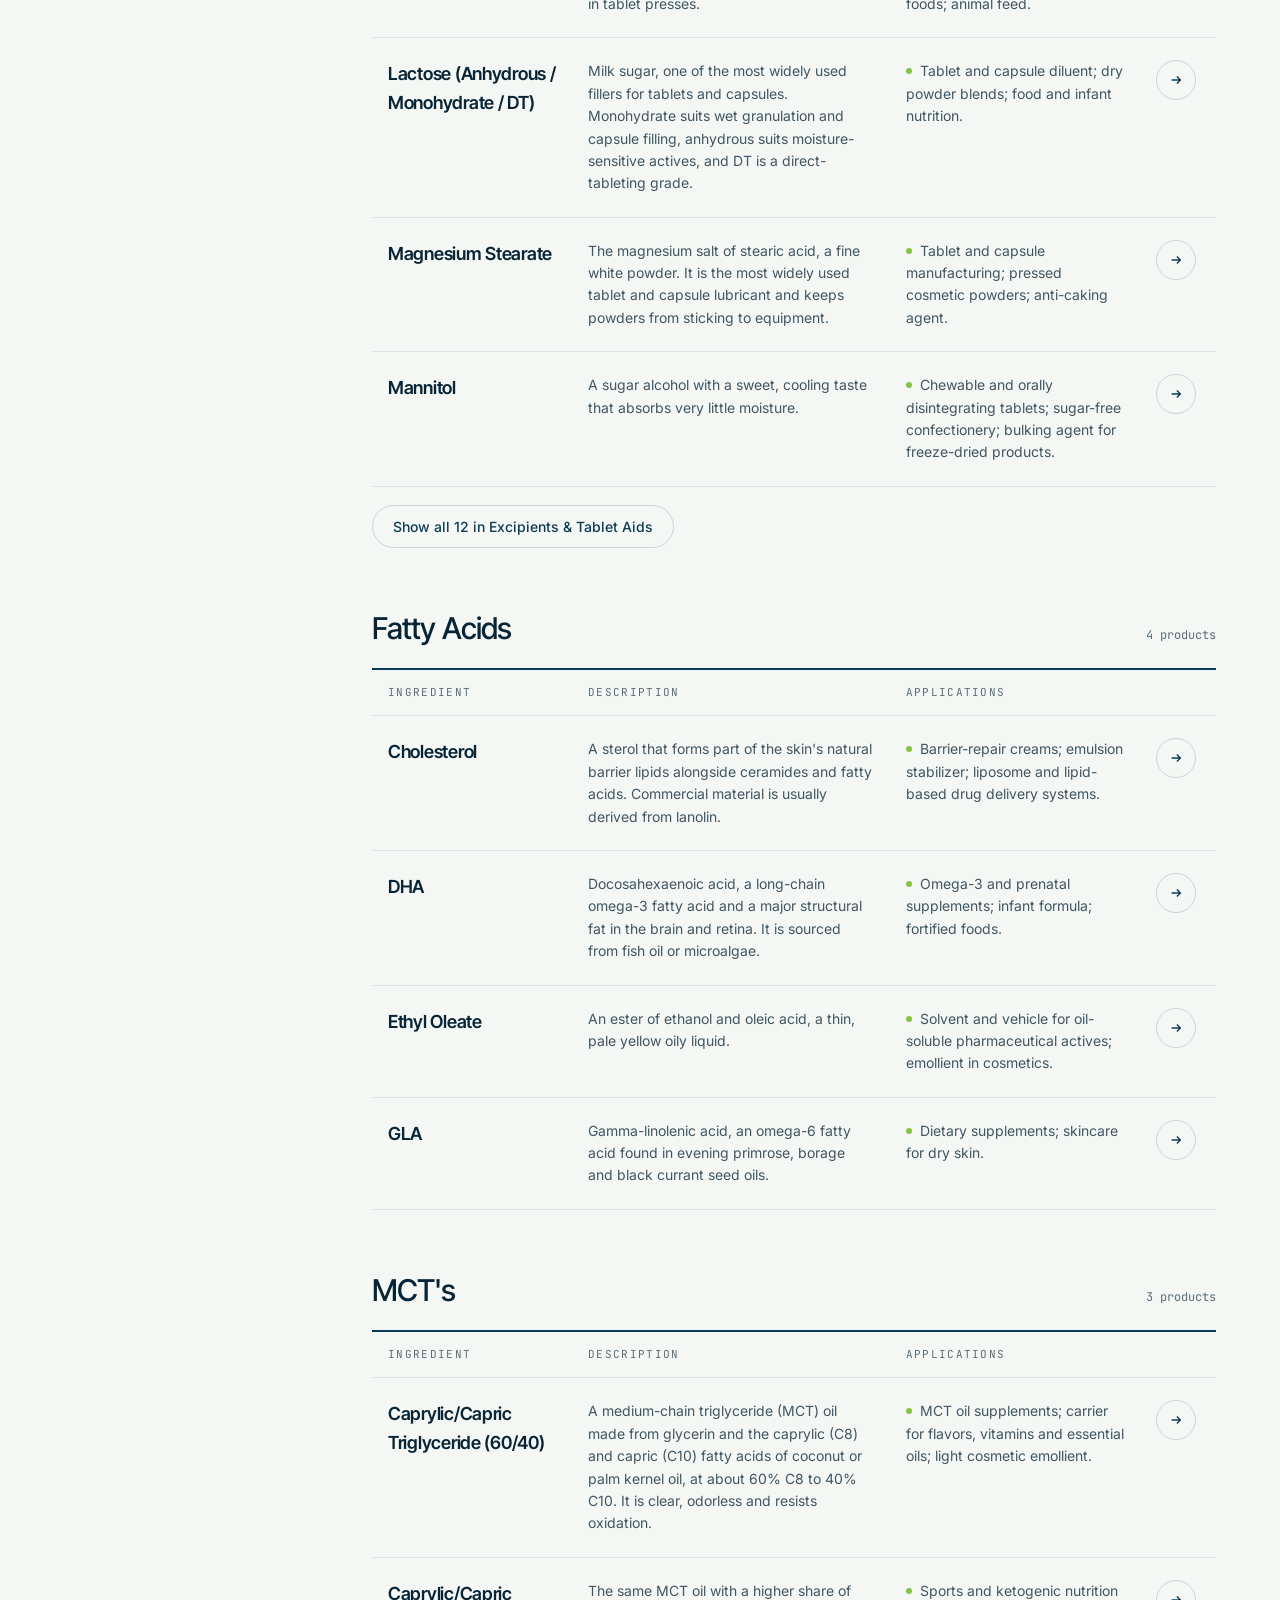
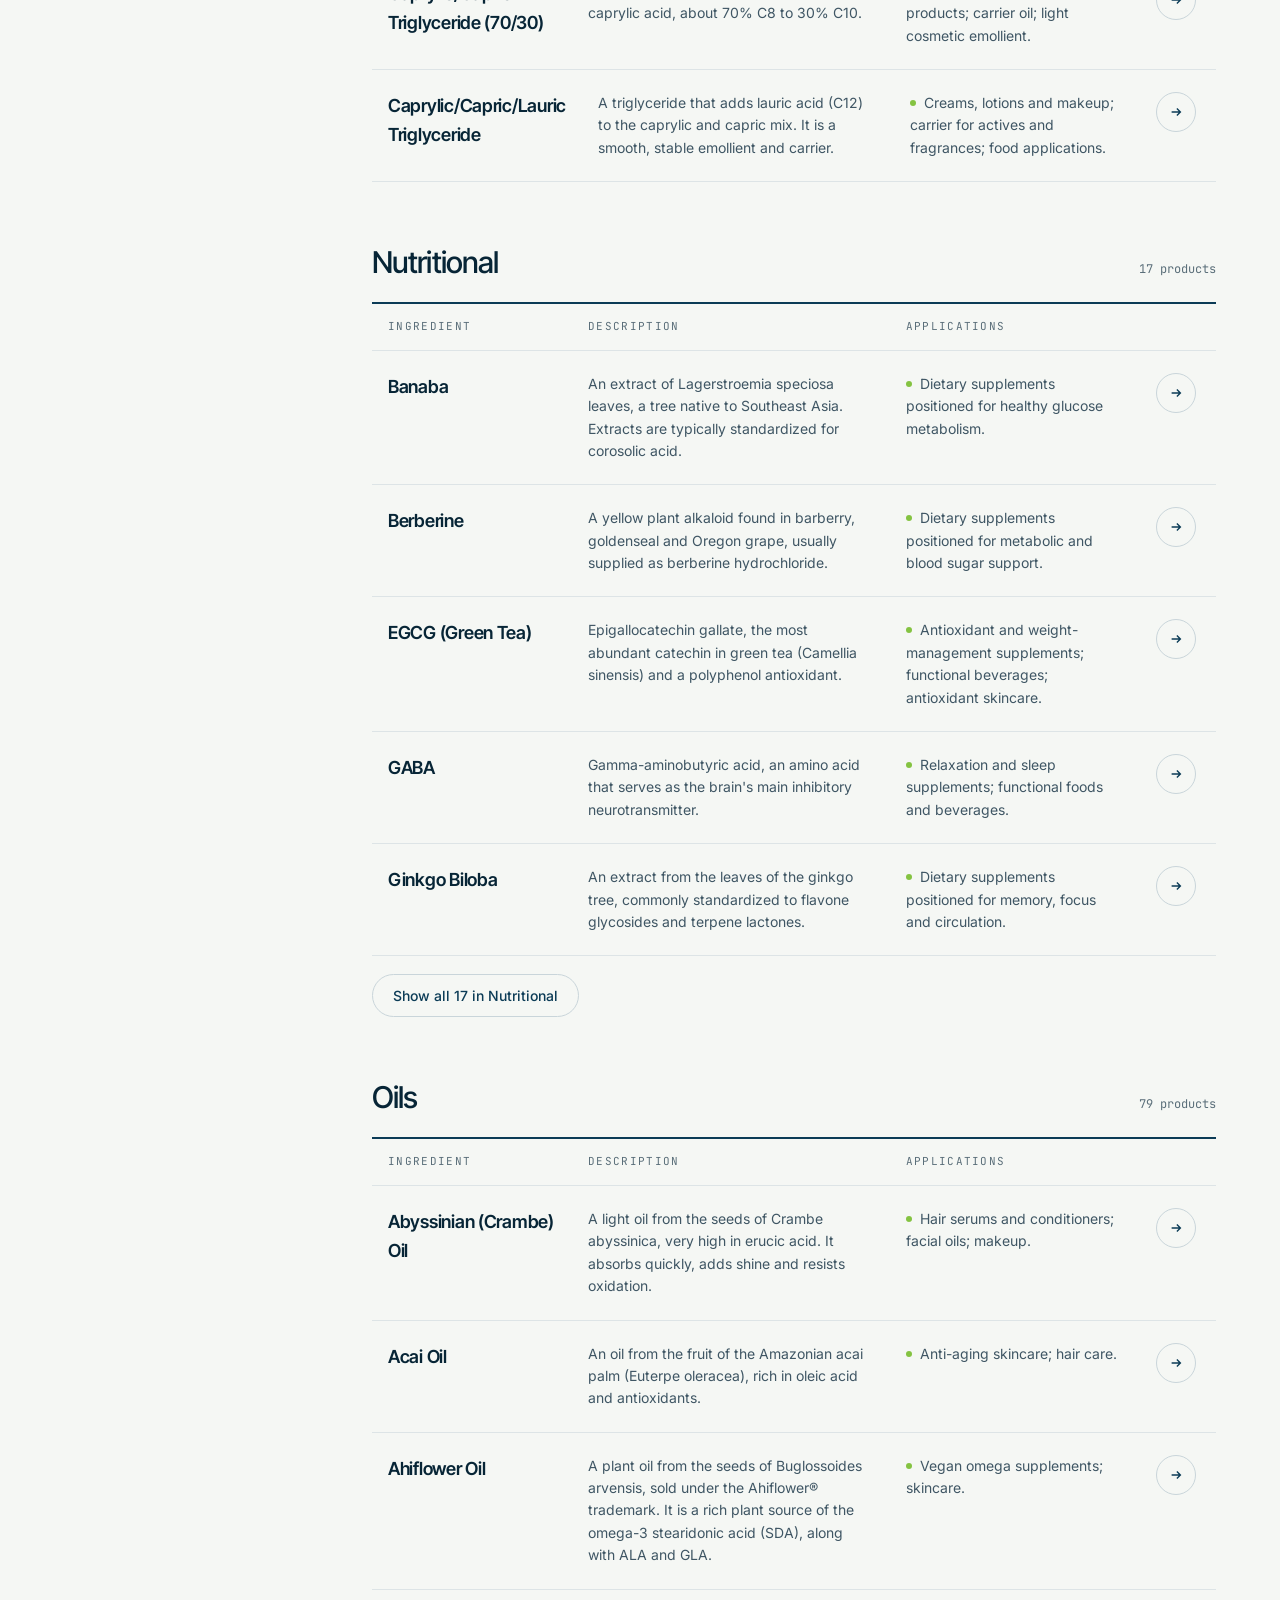
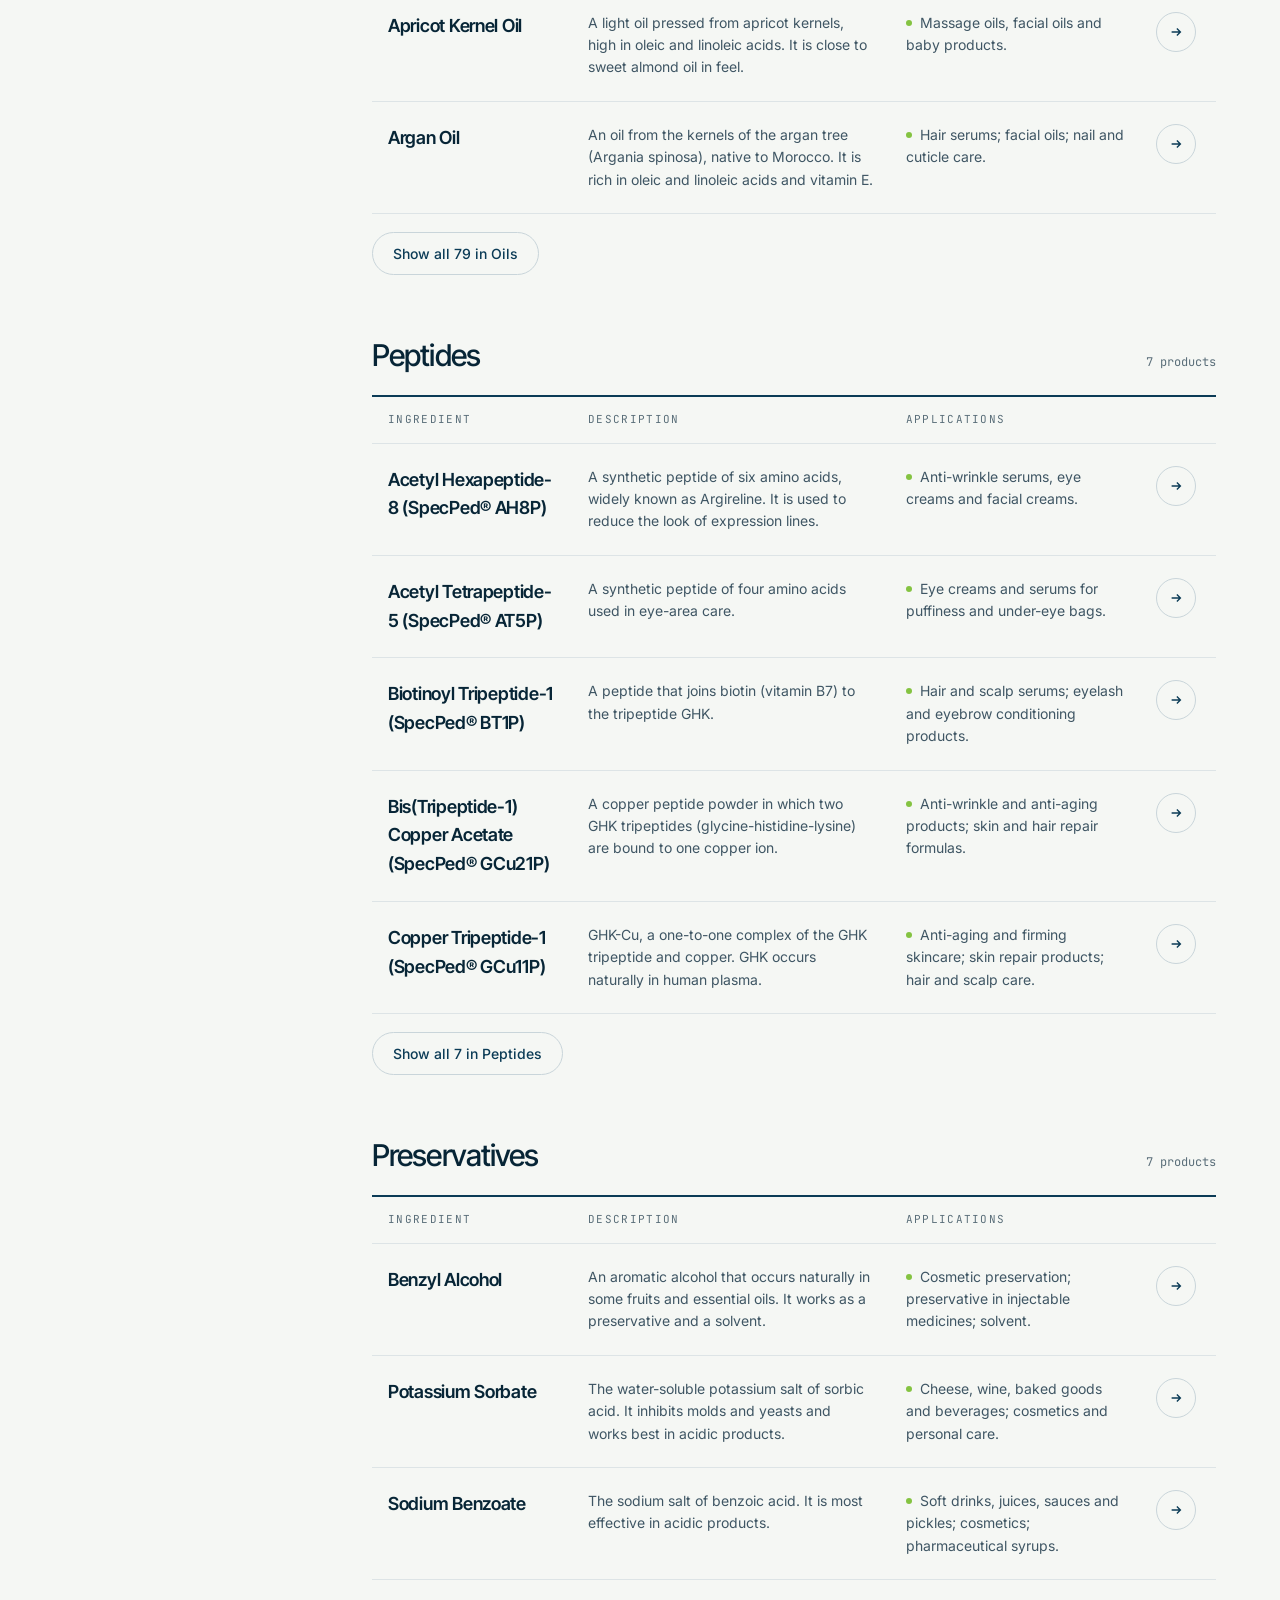
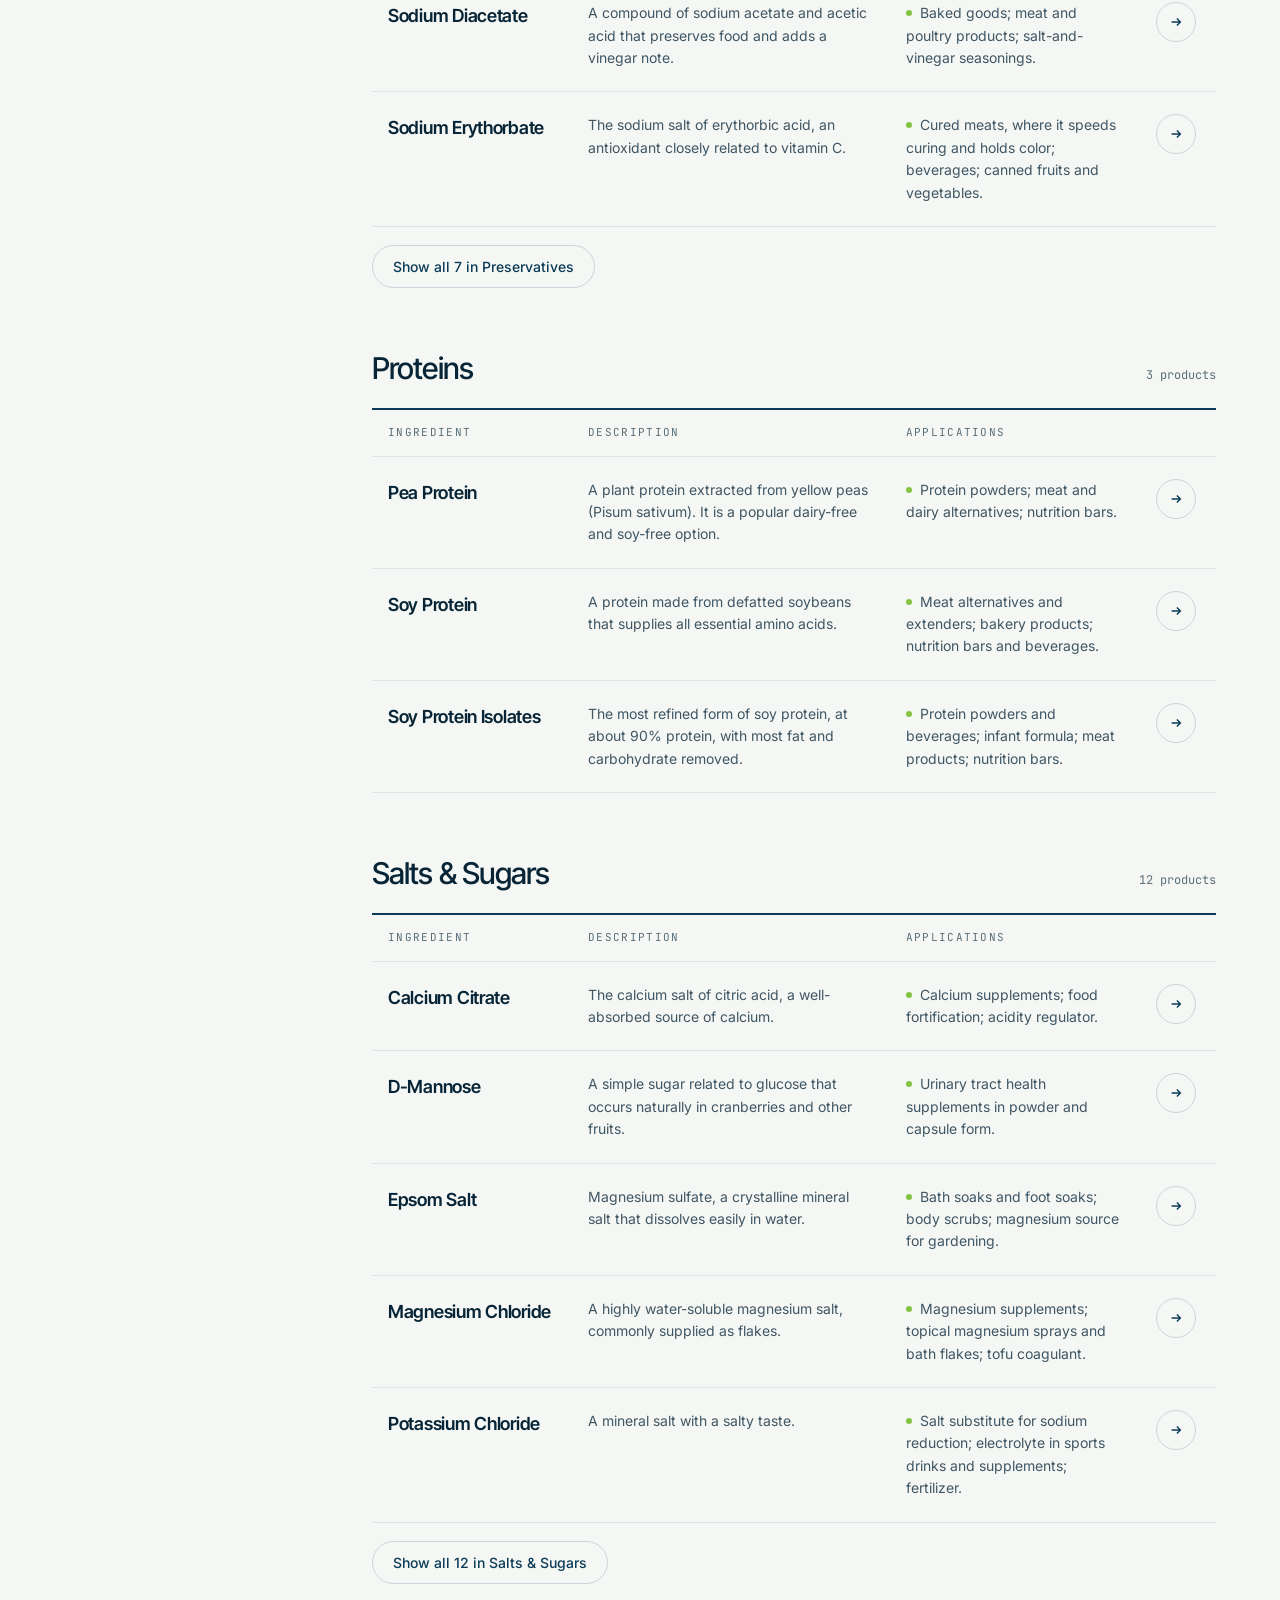
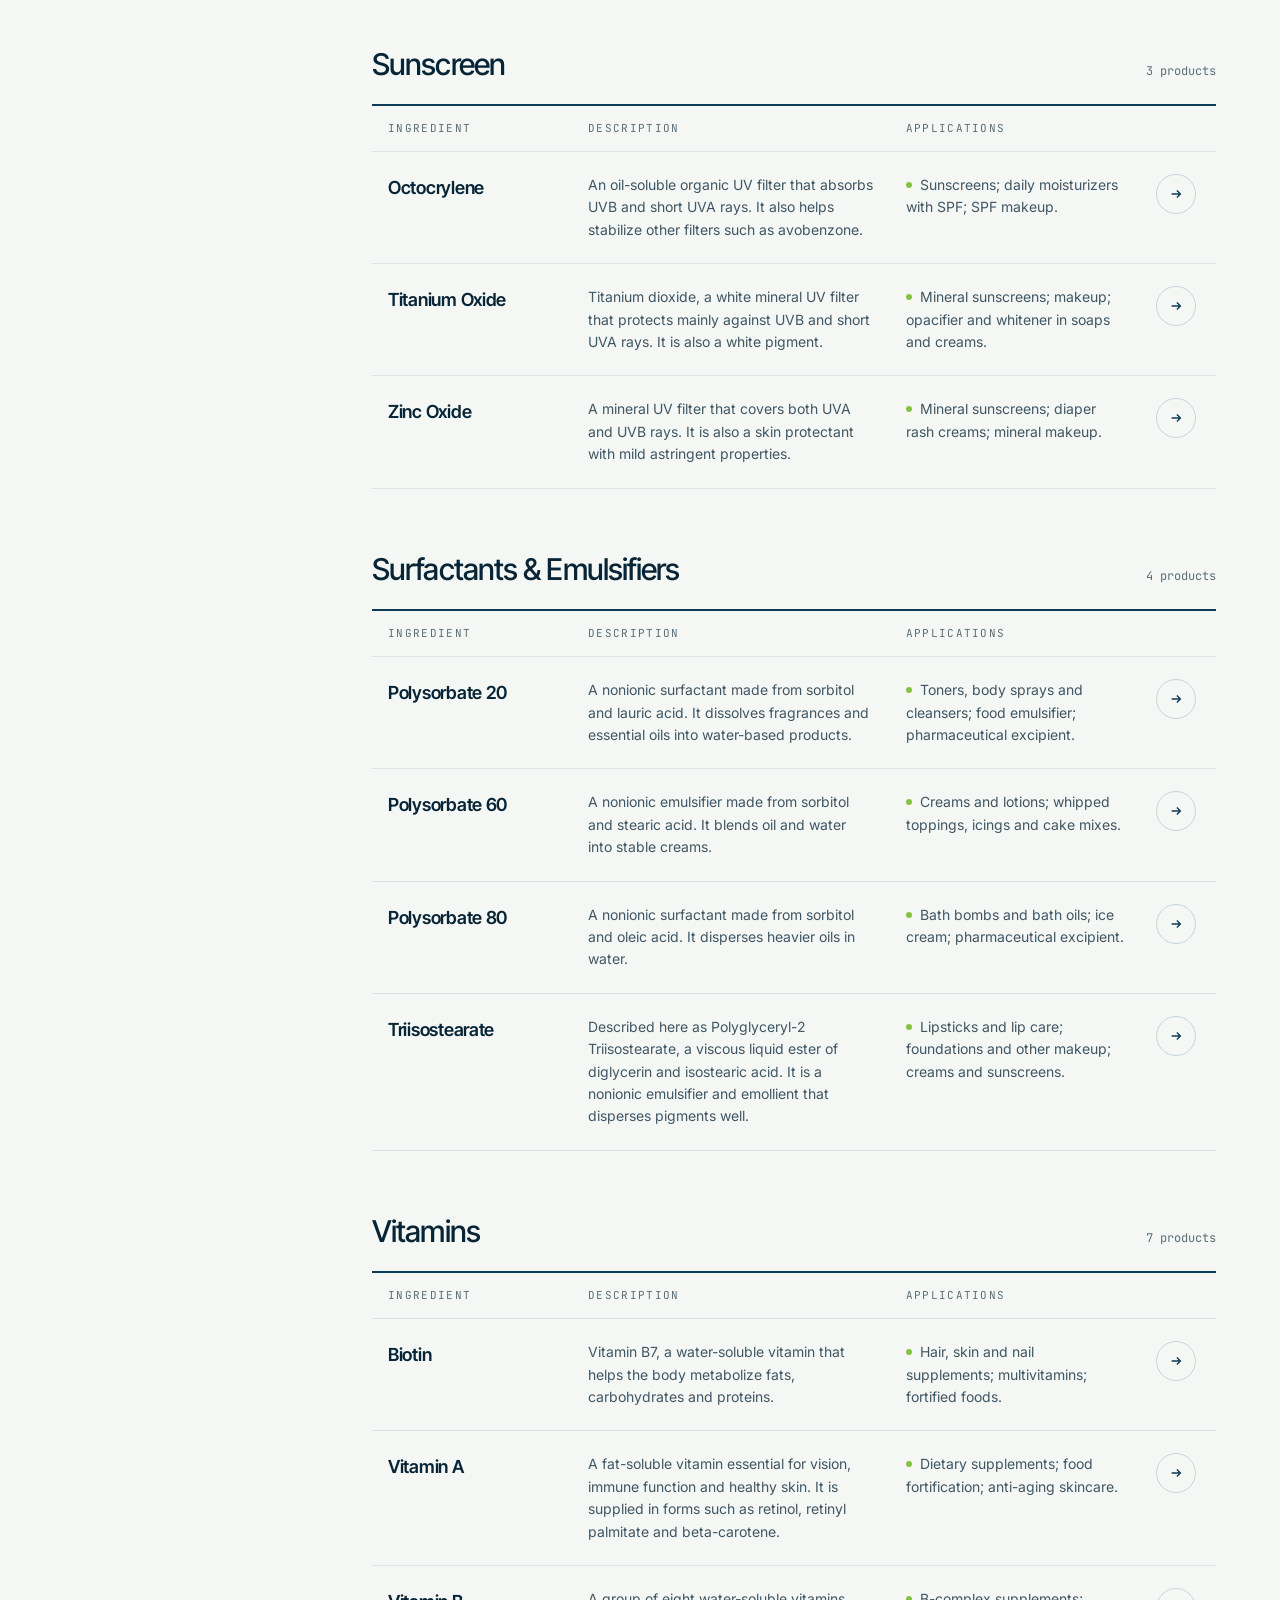
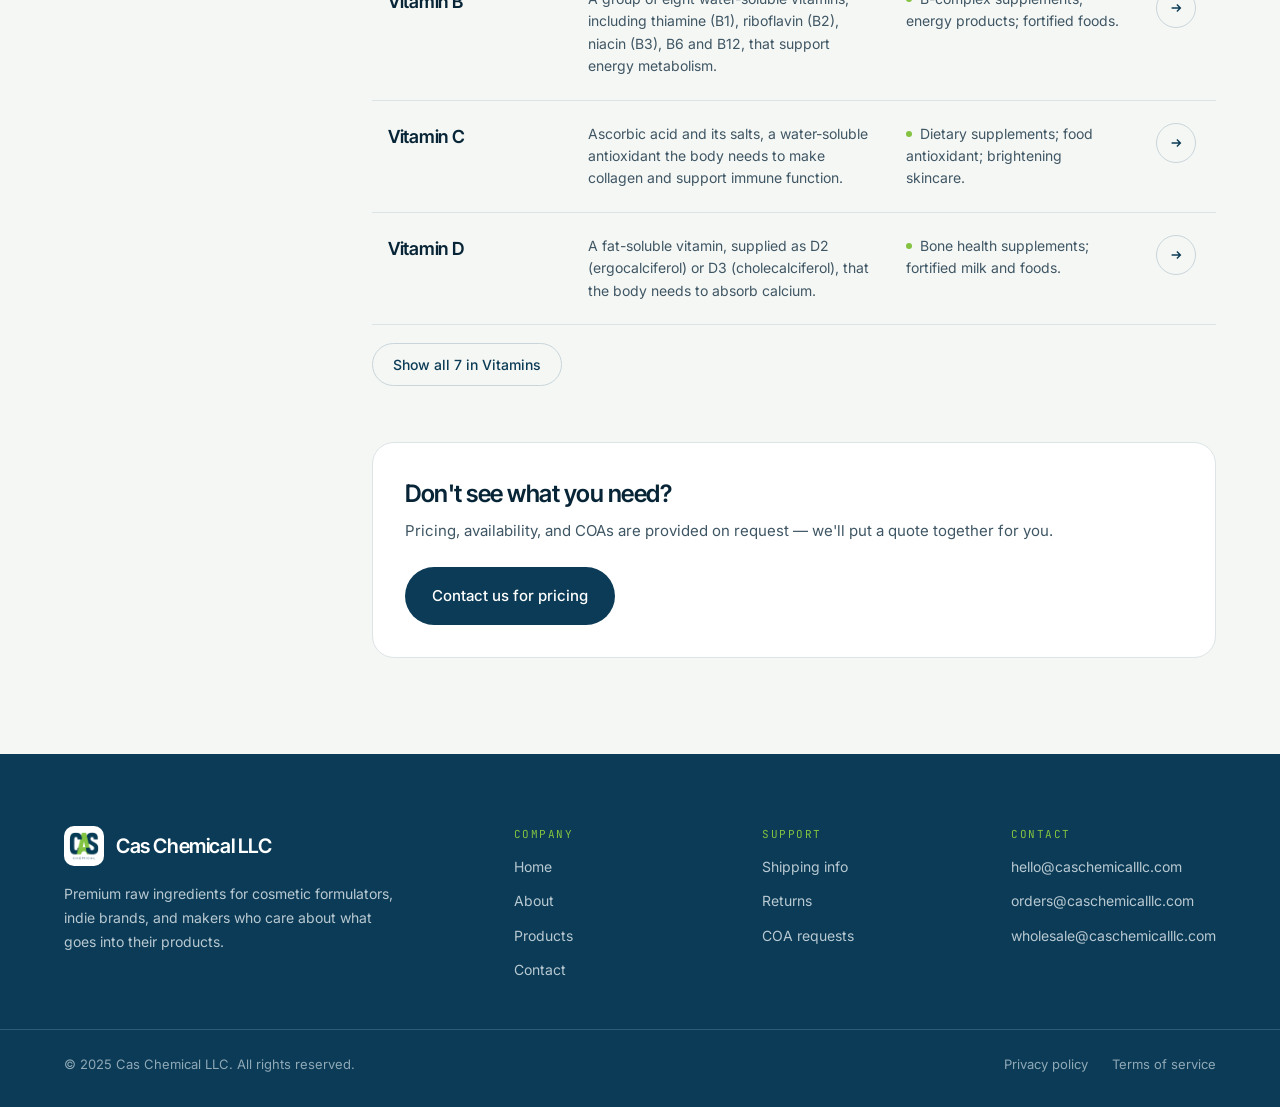
<file: products.html>
<!DOCTYPE html>
<html lang="en">
<head>
<meta charset="UTF-8">
<meta name="viewport" content="width=device-width, initial-scale=1.0">
<title>Products — Cas Chemical LLC</title>
<meta name="description" content="Full catalogue of cosmetic-grade raw ingredients with descriptions and applications.">
<link rel="icon" type="image/png" sizes="32x32" href="images/favicon-32.png">
<link rel="icon" type="image/png" sizes="192x192" href="images/favicon-192.png">
<link rel="apple-touch-icon" href="images/apple-touch-icon.png">
<link rel="preconnect" href="https://fonts.googleapis.com">
<link rel="preconnect" href="https://fonts.gstatic.com" crossorigin>
<link href="https://fonts.googleapis.com/css2?family=Inter+Tight:wght@400;500;600&family=Inter:wght@400;500;600&family=JetBrains+Mono:wght@400;500&display=swap" rel="stylesheet">
<link rel="stylesheet" href="css/common.css">
<link rel="stylesheet" href="css/products.css">
</head>
<body>

<header class="site-header">
  <div class="container">
    <a class="brand" href="index.html"><img src="images/logo.png" alt=""><span>Cas Chemical</span></a>
    <nav class="nav" aria-label="Main">
      <a href="products.html" aria-current="page">Products</a>
      <a href="about.html">About</a>
      <a href="index.html#faq">FAQ</a>
    </nav>
    <div class="header-actions">
      <a class="btn btn-dark btn-sm" href="contact.html"><span class="dot"></span>Request a quote</a>
      <button class="menu-toggle" aria-label="Open menu" aria-expanded="false" aria-controls="mobile-nav">
        <svg aria-hidden="true" width="18" height="18" viewBox="0 0 18 18" fill="none" stroke="#0B3B56" stroke-width="1.6"><path d="M3 6h12M3 12h12"/></svg>
      </button>
    </div>
  </div>
  <nav class="mobile-nav" id="mobile-nav" aria-label="Mobile">
    <a href="index.html">Home</a>
    <a href="products.html">Products</a>
    <a href="about.html">About</a>
    <a href="index.html#faq">FAQ</a>
    <a class="btn btn-dark" href="contact.html"><span class="dot"></span>Request a quote</a>
  </nav>
</header>

<main>
<section class="container catalog-head">
  <div>
    <span class="eyebrow">The catalogue · 237 ingredients · 17 categories</span>
    <h1>Our ingredients</h1>
    <p class="lead">Cosmetic-grade raw materials, sourced carefully and shipped fast.</p>
  </div>
  <label class="search">
    <svg aria-hidden="true" width="18" height="18" viewBox="0 0 18 18" fill="none" stroke="#5A6E79" stroke-width="1.6"><circle cx="8" cy="8" r="5.5"/><path d="M12.2 12.2 16 16"/></svg>
    <span class="sr-only">Search ingredients</span>
    <input type="search" id="product-search" placeholder="Search 237 ingredients…" autocomplete="off">
    <kbd>/</kbd>
  </label>
</section>

<section class="container catalog">
  <aside class="sidebar" id="category-list" aria-label="Filter by category">
    <span class="eyebrow">Categories</span>
  </aside>
  <div class="results">
    <div id="ingredients-list" class="results" aria-live="polite"></div>
    <div class="catalog-cta">
      <div>
        <h3>Don't see what you need?</h3>
        <p>Pricing, availability, and COAs are provided on request — we'll put a quote together for you.</p>
      </div>
      <a class="btn btn-dark" href="contact.html">Contact us for pricing</a>
    </div>
  </div>
</section>
</main>

<footer class="site-footer">
  <div class="container footer-main">
    <div class="footer-brand">
      <div class="footer-logo"><span class="logo-tile"><img src="images/logo.png" alt=""></span><span>Cas Chemical LLC</span></div>
      <p>Premium raw ingredients for cosmetic formulators, indie brands, and makers who care about what goes into their products.</p>
    </div>
    <div class="footer-col">
      <h4>Company</h4>
      <a href="index.html">Home</a><a href="about.html">About</a><a href="products.html">Products</a><a href="contact.html">Contact</a>
    </div>
    <div class="footer-col">
      <h4>Support</h4>
      <a href="index.html#faq">Shipping info</a><a href="index.html#faq">Returns</a><a href="contact.html">COA requests</a>
    </div>
    <div class="footer-col">
      <h4>Contact</h4>
      <a href="mailto:hello@caschemicalllc.com">hello@caschemicalllc.com</a>
      <a href="mailto:orders@caschemicalllc.com">orders@caschemicalllc.com</a>
      <a href="mailto:wholesale@caschemicalllc.com">wholesale@caschemicalllc.com</a>
    </div>
  </div>
  <div class="container footer-bottom">
    <span>© 2025 Cas Chemical LLC. All rights reserved.</span>
    <span><a href="#">Privacy policy</a><a href="#">Terms of service</a></span>
  </div>
</footer>

<script src="js/common.js"></script>
<script src="js/catalog-data.js"></script>
<script src="js/products.js"></script>
</body>
</html>
</file>
<file: css/common.css>
/* Shared styles — "Lab Minimal" redesign */

:root {
  --ink-deep: #072536;
  --ink: #0B3B56;
  --ink-soft: #0F4867;
  --lime: #84C341;
  --lime-hover: #97D155;
  --lime-mist: #EEF6E2;
  --lime-text: #4E7A1E;
  --paper: #F5F7F4;
  --white: #FFFFFF;
  --line: #DDE4E6;
  --line-strong: #C9D5DA;
  --slate: #3F5664;
  --muted: #5A6E79;
  --on-dark: #B9C9D2;
  --display: 'Inter Tight', system-ui, sans-serif;
  --sans: 'Inter', system-ui, sans-serif;
  --mono: 'JetBrains Mono', ui-monospace, monospace;
  --gutter: 64px;
}

*, *::before, *::after { box-sizing: border-box; }
html { scroll-behavior: smooth; }
body {
  margin: 0;
  font-family: var(--sans);
  background: var(--paper);
  color: var(--ink);
  line-height: 1.6;
  -webkit-font-smoothing: antialiased;
}
img { max-width: 100%; display: block; }
a { color: var(--ink); }
h1, h2, h3 { margin: 0; font-family: var(--display); font-weight: 500; color: var(--ink-deep); }
p { margin: 0; }

.container { max-width: 1440px; margin: 0 auto; padding-left: var(--gutter); padding-right: var(--gutter); }

/* Labels and headings */
.eyebrow {
  font-family: var(--mono);
  font-size: 12px;
  letter-spacing: 0.14em;
  text-transform: uppercase;
  color: var(--muted);
}
.section-title { font-size: 48px; letter-spacing: -0.035em; line-height: 1.05; }
.lead { font-size: 17px; line-height: 1.65; color: var(--slate); }
.highlight {
  background-image: linear-gradient(var(--lime), var(--lime));
  background-size: 100% 0.14em;
  background-position: 0 88%;
  background-repeat: no-repeat;
}
.tag {
  display: inline-block;
  font-family: var(--mono);
  font-size: 11px;
  letter-spacing: 0.12em;
  text-transform: uppercase;
  color: var(--lime-text);
  background: var(--lime-mist);
  padding: 5px 10px;
  border-radius: 999px;
}
.dot { display: inline-block; width: 7px; height: 7px; border-radius: 50%; background: var(--lime); flex-shrink: 0; }
.text-link {
  font-size: 15px;
  font-weight: 500;
  color: var(--ink);
  text-decoration: underline;
  text-decoration-color: var(--lime);
  text-decoration-thickness: 2px;
  text-underline-offset: 6px;
}

/* Buttons */
.btn {
  display: inline-flex;
  align-items: center;
  justify-content: center;
  gap: 10px;
  padding: 16px 26px;
  border-radius: 999px;
  border: 1px solid transparent;
  font-family: var(--sans);
  font-size: 15px;
  font-weight: 500;
  text-decoration: none;
  cursor: pointer;
  transition: background 0.2s, border-color 0.2s, transform 0.15s;
}
.btn:active { transform: translateY(1px); }
.btn-dark { background: var(--ink); color: var(--white); }
.btn-dark:hover { background: var(--ink-deep); color: var(--white); }
.btn-lime { background: var(--lime); color: var(--ink-deep); font-weight: 600; }
.btn-lime:hover { background: var(--lime-hover); color: var(--ink-deep); }
.btn-outline { border-color: var(--line-strong); color: var(--ink); background: transparent; }
.btn-outline:hover { border-color: var(--ink); }
.btn-sm { padding: 12px 20px; font-size: 14px; }

/* Header */
.site-header {
  position: sticky;
  top: 0;
  z-index: 50;
  background: rgba(245, 247, 244, 0.86);
  backdrop-filter: blur(14px);
  -webkit-backdrop-filter: blur(14px);
  border-bottom: 1px solid var(--line);
}
.site-header .container { display: flex; align-items: center; justify-content: space-between; gap: 24px; padding-top: 16px; padding-bottom: 16px; }
.brand { display: flex; align-items: center; gap: 12px; text-decoration: none; color: var(--ink); }
.brand img { width: 36px; height: 36px; }
.brand span { font-family: var(--display); font-weight: 600; font-size: 19px; letter-spacing: -0.02em; }
.nav { display: flex; align-items: center; gap: 36px; }
.nav a { color: var(--ink); text-decoration: none; font-size: 15px; }
.nav a:hover, .nav a[aria-current="page"] {
  text-decoration: underline;
  text-decoration-color: var(--lime);
  text-decoration-thickness: 2px;
  text-underline-offset: 6px;
}
.nav a[aria-current="page"] { font-weight: 500; }
.header-actions { display: flex; align-items: center; gap: 10px; }
.menu-toggle {
  display: none;
  width: 44px; height: 44px;
  border-radius: 50%;
  border: 1px solid var(--line-strong);
  background: transparent;
  cursor: pointer;
  align-items: center;
  justify-content: center;
}
.mobile-nav { display: none; }

/* Footer */
.site-footer { background: var(--ink); color: var(--white); }
.footer-main { display: grid; grid-template-columns: 2fr repeat(3, 1fr); gap: 48px; padding-top: 72px; padding-bottom: 48px; }
.footer-brand { display: flex; flex-direction: column; gap: 16px; }
.footer-logo { display: flex; align-items: center; gap: 12px; }
.footer-logo .logo-tile { width: 40px; height: 40px; border-radius: 10px; background: var(--white); display: flex; align-items: center; justify-content: center; }
.footer-logo .logo-tile img { width: 30px; height: 30px; }
.footer-logo span { font-family: var(--display); font-weight: 600; font-size: 20px; letter-spacing: -0.02em; }
.footer-brand p { max-width: 340px; font-size: 14px; line-height: 1.7; color: var(--on-dark); }
.footer-col { display: flex; flex-direction: column; gap: 12px; font-size: 14px; }
.footer-col h4 { margin: 0; font-family: var(--mono); font-size: 11px; font-weight: 400; letter-spacing: 0.14em; text-transform: uppercase; color: var(--lime); }
.footer-col a, .footer-col span { color: var(--on-dark); text-decoration: none; }
.footer-col a:hover { color: var(--white); }
.footer-bottom { display: flex; flex-wrap: wrap; justify-content: space-between; gap: 12px; padding-top: 24px; padding-bottom: 32px; border-top: 1px solid #2A5C78; font-size: 13px; color: #8FA8B6; }
.footer-bottom a { color: #8FA8B6; text-decoration: none; margin-left: 24px; }
.footer-bottom a:hover { color: var(--white); }

/* Tablet & phone */
@media (max-width: 960px) {
  :root { --gutter: 20px; }
  .nav, .header-actions .btn { display: none; }
  .menu-toggle { display: inline-flex; }
  .mobile-nav.open { display: flex; flex-direction: column; padding: 8px var(--gutter) 20px; border-top: 1px solid var(--line); }
  .mobile-nav a { padding: 14px 0; border-bottom: 1px solid var(--line); color: var(--ink); text-decoration: none; font-size: 17px; font-weight: 500; }
  .mobile-nav .btn { margin-top: 16px; border-bottom: 0; color: var(--white); }
  .section-title { font-size: 36px; }
  .footer-main { grid-template-columns: 1fr 1fr; gap: 36px; padding-top: 56px; }
  .footer-brand { grid-column: 1 / -1; }
}
@media (max-width: 560px) {
  .footer-main { grid-template-columns: 1fr; }
  .footer-bottom a { margin-left: 0; margin-right: 20px; }
}
</file>
<file: css/home.css>
/* Home page */

.hero { padding-top: 72px; padding-bottom: 40px; }
.hero-grid { display: grid; grid-template-columns: 1.05fr 1fr; gap: 56px; align-items: stretch; }
.hero-copy { display: flex; flex-direction: column; justify-content: center; gap: 32px; padding: 24px 0; }
.hero-copy h1 { font-size: 76px; line-height: 1; letter-spacing: -0.045em; }
.hero-copy .lead { max-width: 520px; font-size: 18px; }
.hero-actions { display: flex; flex-wrap: wrap; gap: 12px; }

/* Stack of product cards */
.hero-stack { position: relative; min-height: 600px; border-radius: 28px; background: var(--lime-mist); overflow: hidden; }
.stack-card {
  position: absolute;
  width: 340px;
  max-width: calc(100% - 48px);
  background: var(--white);
  border-radius: 20px;
  padding: 24px;
  display: flex;
  flex-direction: column;
  gap: 12px;
  color: var(--ink-deep);
  text-decoration: none;
  box-shadow: 0 24px 50px rgba(7, 37, 54, 0.12);
  transition: transform 0.25s, box-shadow 0.25s;
}
.stack-card:hover { box-shadow: 0 30px 60px rgba(7, 37, 54, 0.18); z-index: 2; }
.stack-card .tag { align-self: flex-start; font-size: 10px; }
.stack-card strong { font-family: var(--display); font-size: 22px; font-weight: 600; letter-spacing: -0.02em; }
.stack-card p { font-size: 13px; line-height: 1.55; color: var(--slate); }
.stack-card .use { border-top: 1px solid #E6ECEE; padding-top: 10px; font-size: 12px; color: var(--slate); }
.use-label { font-family: var(--mono); font-size: 10px; letter-spacing: 0.1em; text-transform: uppercase; color: var(--muted); }
.stack-card:nth-child(1) { left: 8%; top: 7%; transform: rotate(-4deg); }
.stack-card:nth-child(2) { right: 6%; top: 34%; transform: rotate(3deg); }
.stack-card:nth-child(3) { left: 12%; bottom: 7%; transform: rotate(-1deg); }
.stack-card:nth-child(1):hover { transform: rotate(-4deg) translateY(-4px); }
.stack-card:nth-child(2):hover { transform: rotate(3deg) translateY(-4px); }
.stack-card:nth-child(3):hover { transform: rotate(-1deg) translateY(-4px); }

/* Stats */
.stats { display: grid; grid-template-columns: repeat(4, 1fr); margin-top: 56px; border-top: 1px solid var(--line); }
.stat { padding: 24px 24px 0; display: flex; flex-direction: column; gap: 6px; border-left: 1px solid var(--line); }
.stat:first-child { padding-left: 0; border-left: 0; }
.stat strong { font-family: var(--display); font-size: 44px; font-weight: 500; letter-spacing: -0.04em; color: var(--ink-deep); line-height: 1.1; }
.stat span { font-size: 14px; color: var(--muted); }

/* Sections */
.section { padding-top: 96px; padding-bottom: 96px; }
.section-head { display: flex; flex-wrap: wrap; justify-content: space-between; align-items: flex-end; gap: 24px; margin-bottom: 40px; }
.section-head > div { display: flex; flex-direction: column; gap: 14px; }

/* Category grid */
.cat-grid { display: grid; grid-template-columns: repeat(auto-fill, minmax(300px, 1fr)); border-top: 1px solid var(--line); border-left: 1px solid var(--line); }
.cat-cell {
  display: flex; align-items: center; justify-content: space-between; gap: 16px;
  padding: 24px;
  border-right: 1px solid var(--line);
  border-bottom: 1px solid var(--line);
  color: var(--ink);
  text-decoration: none;
  transition: background 0.2s;
}
.cat-cell:hover { background: var(--white); }
.cat-cell .left, .cat-cell .right { display: flex; align-items: baseline; gap: 14px; }
.cat-cell .num, .cat-cell .count { font-family: var(--mono); font-size: 12px; color: var(--muted); }
.cat-cell .name { font-size: 17px; font-weight: 500; }
.cat-cell .arrow { color: var(--lime); transition: transform 0.2s, color 0.2s; }
.cat-cell:hover .arrow { color: var(--ink); transform: translateX(4px); }

/* Why */
.why { background: var(--white); border-top: 1px solid var(--line); border-bottom: 1px solid var(--line); }
.why-head { display: flex; flex-direction: column; gap: 14px; max-width: 720px; margin-bottom: 56px; }
.why-grid { display: grid; grid-template-columns: repeat(4, 1fr); gap: 32px; }
.why-item { display: flex; flex-direction: column; gap: 14px; padding-top: 22px; border-top: 2px solid var(--ink); }
.why-item .eyebrow { display: flex; align-items: center; gap: 10px; letter-spacing: 0; }
.why-item h3 { font-size: 22px; font-weight: 600; letter-spacing: -0.02em; }
.why-item p { font-size: 15px; line-height: 1.65; color: var(--slate); }

/* FAQ */
.faq-grid { display: grid; grid-template-columns: 0.8fr 1.2fr; gap: 64px; }
.faq-intro { display: flex; flex-direction: column; gap: 14px; }
.faq-list { border-top: 1px solid var(--line); }
.faq-item { border-bottom: 1px solid var(--line); }
.faq-q {
  width: 100%;
  display: flex; justify-content: space-between; align-items: center; gap: 24px;
  padding: 24px 0;
  background: none; border: 0; cursor: pointer; text-align: left;
  font-family: var(--display); font-size: 19px; font-weight: 500; letter-spacing: -0.01em; color: var(--ink-deep);
}
.faq-icon {
  flex-shrink: 0; width: 32px; height: 32px; border-radius: 50%;
  display: flex; align-items: center; justify-content: center;
  border: 1px solid var(--line-strong); color: var(--ink); font-size: 18px;
  transition: background 0.2s, border-color 0.2s;
}
.faq-item.open .faq-icon { background: var(--lime); border-color: var(--lime); color: var(--ink-deep); }
.faq-a { display: none; padding: 0 56px 24px 0; font-size: 15px; line-height: 1.7; color: var(--slate); }
.faq-item.open .faq-a { display: block; }

/* CTA band */
.cta-band {
  position: relative; overflow: hidden;
  border-radius: 28px; background: var(--ink-deep);
  padding: 72px 64px;
  display: flex; flex-wrap: wrap; justify-content: space-between; align-items: center; gap: 32px;
}
.cta-band svg { position: absolute; right: -40px; bottom: -60px; width: 420px; height: 320px; }
.cta-band > div { position: relative; display: flex; flex-direction: column; gap: 14px; max-width: 640px; }
.cta-band h2 { color: var(--white); font-size: 44px; letter-spacing: -0.035em; line-height: 1.08; }
.cta-band p { font-size: 17px; color: var(--on-dark); }
.cta-band .btn { position: relative; padding: 18px 28px; font-size: 16px; }

@media (max-width: 1100px) {
  .why-grid { grid-template-columns: repeat(2, 1fr); }
}
@media (max-width: 960px) {
  .hero { padding-top: 32px; }
  .hero-grid { grid-template-columns: 1fr; gap: 32px; }
  .hero-copy { padding: 0; gap: 22px; }
  .hero-copy h1 { font-size: 44px; }
  .hero-actions .btn { flex: 1 1 auto; }
  .hero-stack { min-height: 500px; }
  .stack-card { width: 250px; padding: 16px; gap: 8px; }
  .stack-card strong { font-size: 18px; }
  .stack-card p { display: none; }
  .stack-card:nth-child(1) { left: 14px; top: 18px; }
  .stack-card:nth-child(2) { right: 14px; top: 172px; }
  .stack-card:nth-child(3) { left: 22px; bottom: 18px; }
  .stats { grid-template-columns: repeat(2, 1fr); margin-top: 32px; }
  .stat { padding: 16px 0 16px 16px; }
  .stat:nth-child(odd) { padding-left: 0; border-left: 0; }
  .stat:nth-child(n+3) { border-top: 1px solid var(--line); }
  .stat strong { font-size: 32px; }
  .section { padding-top: 64px; padding-bottom: 64px; }
  .why-grid, .faq-grid { grid-template-columns: 1fr; gap: 32px; }
  .faq-q { font-size: 17px; }
  .faq-a { padding-right: 0; }
  .cta-band { padding: 40px 24px; }
  .cta-band h2 { font-size: 30px; }
  .cta-band .btn { width: 100%; }
}
</file>
<file: css/about.css>
/* About page */

.about-hero { padding-top: 96px; padding-bottom: 72px; display: flex; flex-direction: column; gap: 28px; }
.about-hero h1 { max-width: 1100px; font-size: 84px; line-height: 1; letter-spacing: -0.05em; }

.story { padding-bottom: 96px; display: grid; grid-template-columns: 1fr 1fr; gap: 64px; align-items: stretch; }
.photo-slot {
  position: relative; min-height: 520px;
  border-radius: 28px; background: #E4EBEE; overflow: hidden;
  display: flex; align-items: flex-end; padding: 28px;
}
.photo-slot svg { position: absolute; inset: 0; width: 100%; height: 100%; }
.photo-slot span {
  position: relative; display: inline-flex; align-items: center; gap: 10px;
  background: var(--white); border-radius: 999px; padding: 10px 16px;
  font-family: var(--mono); font-size: 12px; color: var(--slate);
}
.story-copy { display: flex; flex-direction: column; justify-content: center; gap: 24px; font-size: 18px; line-height: 1.75; color: var(--slate); }
.story-copy .intro { font-family: var(--display); font-size: 26px; line-height: 1.45; letter-spacing: -0.015em; color: var(--ink-deep); }
.story-copy .pull { padding-left: 20px; border-left: 3px solid var(--lime); color: var(--ink-deep); font-weight: 500; }

.values-section { background: var(--ink); color: var(--white); padding: 96px 0; }
.values-section .eyebrow { color: var(--lime); }
.values-section h2 { color: var(--white); margin-top: 14px; margin-bottom: 56px; }
.values { display: grid; grid-template-columns: repeat(3, 1fr); gap: 24px; }
.value { display: flex; flex-direction: column; gap: 16px; padding: 32px; border-radius: 22px; background: var(--ink-soft); border: 1px solid #1F5A7A; }
.value .num { font-family: var(--mono); font-size: 13px; color: var(--lime); }
.value h3 { color: var(--white); font-size: 24px; font-weight: 600; letter-spacing: -0.02em; line-height: 1.2; }
.value p { font-size: 15px; line-height: 1.7; color: #C4D4DC; }

.about-cta { padding-top: 96px; padding-bottom: 96px; display: flex; flex-wrap: wrap; justify-content: space-between; align-items: center; gap: 32px; }
.about-cta h2 { max-width: 760px; font-size: 44px; letter-spacing: -0.035em; line-height: 1.08; }
.about-cta .btns { display: flex; flex-wrap: wrap; gap: 12px; }
.about-cta .btn { padding: 18px 28px; font-size: 16px; }

@media (max-width: 960px) {
  .about-hero { padding-top: 40px; padding-bottom: 40px; }
  .about-hero h1 { font-size: 46px; }
  .story { grid-template-columns: 1fr; gap: 32px; padding-bottom: 64px; }
  .photo-slot { min-height: 300px; }
  .story-copy { font-size: 16px; }
  .story-copy .intro { font-size: 21px; }
  .values-section { padding: 64px 0; }
  .values { grid-template-columns: 1fr; }
  .about-cta { padding-top: 64px; padding-bottom: 64px; }
  .about-cta h2 { font-size: 30px; }
  .about-cta .btns, .about-cta .btn { width: 100%; }
}
</file>
<file: css/contact.css>
/* Contact page */

.contact-page { padding-top: 88px; padding-bottom: 112px; display: grid; grid-template-columns: 0.9fr 1.1fr; gap: 80px; align-items: start; }
.contact-info { display: flex; flex-direction: column; gap: 28px; }
.contact-info h1 { font-size: 76px; line-height: 1; letter-spacing: -0.05em; }
.contact-info .lead { max-width: 480px; font-size: 18px; line-height: 1.7; }
.email-list { display: flex; flex-direction: column; margin-top: 12px; border-top: 1px solid var(--line); }
.email-row { display: flex; justify-content: space-between; align-items: center; gap: 16px; padding: 22px 0; border-bottom: 1px solid var(--line); color: var(--ink-deep); text-decoration: none; }
.email-row > span { display: flex; flex-direction: column; gap: 4px; }
.email-row .eyebrow { font-size: 11px; }
.email-row strong { font-size: 17px; font-weight: 500; overflow-wrap: anywhere; }
.email-row .arrow { color: var(--lime); font-size: 20px; transition: transform 0.2s; }
.email-row:hover .arrow { transform: translate(3px, -3px); }

.form-card { background: var(--white); border: 1px solid var(--line); border-radius: 28px; padding: 44px; box-shadow: 0 30px 80px rgba(7, 37, 54, 0.06); }
#contact-form-inner { display: flex; flex-direction: column; gap: 22px; }
.form-card h2 { font-size: 30px; letter-spacing: -0.03em; }
.form-sub { font-size: 15px; color: var(--muted); margin-top: 6px; }
.two { display: grid; grid-template-columns: 1fr 1fr; gap: 16px; }
.field-label { display: flex; flex-direction: column; gap: 8px; font-size: 13px; font-weight: 500; color: var(--slate); }
.field {
  width: 100%; padding: 15px 16px;
  border: 1px solid var(--line); border-radius: 12px;
  background: var(--paper);
  font: inherit; font-size: 15px; font-weight: 400; color: var(--ink-deep);
  outline: none;
  transition: border-color 0.2s, background 0.2s, box-shadow 0.2s;
}
.field:focus { border-color: var(--ink); background: var(--white); box-shadow: 0 0 0 4px var(--lime-mist); }
textarea.field { resize: vertical; min-height: 130px; line-height: 1.6; }
fieldset { margin: 0; padding: 0; border: 0; }
legend { padding: 0; margin-bottom: 10px; font-size: 13px; font-weight: 500; color: var(--slate); }
.topics { display: flex; flex-wrap: wrap; gap: 8px; }
.topic { padding: 10px 16px; border-radius: 999px; border: 1px solid var(--line-strong); background: var(--white); color: var(--ink); font-family: var(--sans); font-size: 14px; cursor: pointer; transition: background 0.2s, border-color 0.2s, color 0.2s; }
.topic:hover { border-color: var(--ink); }
.topic[aria-pressed="true"] { background: var(--ink); border-color: var(--ink); color: var(--white); }
.form-error { display: none; color: #A3321F; font-size: 14px; padding: 12px 16px; background: #FDF0EE; border: 1px solid #F3C9C1; border-radius: 10px; }
.form-submit { width: 100%; padding: 18px 24px; font-size: 16px; font-weight: 600; }
.form-submit:disabled { opacity: 0.6; cursor: not-allowed; }

.form-success { display: none; text-align: center; padding: 16px 0; }
.form-success.visible { display: block; }
.success-icon { width: 56px; height: 56px; margin: 0 auto 20px; border-radius: 50%; background: var(--lime); color: var(--ink-deep); display: flex; align-items: center; justify-content: center; font-size: 24px; font-weight: 600; }
.form-success h3 { font-size: 26px; letter-spacing: -0.02em; margin-bottom: 10px; }
.form-success p { font-size: 15px; color: var(--slate); line-height: 1.7; }
.email-preview { margin-top: 24px; text-align: left; background: var(--paper); border: 1px solid var(--line); border-radius: 14px; padding: 20px; }
.email-preview-label { font-family: var(--mono); font-size: 11px; letter-spacing: 0.12em; text-transform: uppercase; color: var(--muted); margin-bottom: 10px; }
.email-preview-content { font-size: 14px; line-height: 1.75; color: var(--slate); white-space: pre-wrap; }
.email-preview-content.loading { font-style: italic; color: var(--muted); }
.reset-btn { margin-top: 24px; }

@media (max-width: 960px) {
  .contact-page { grid-template-columns: 1fr; gap: 40px; padding-top: 40px; padding-bottom: 64px; }
  .contact-info h1 { font-size: 48px; }
  .form-card { padding: 28px 22px; border-radius: 22px; }
  .two { grid-template-columns: 1fr; }
}
</file>
<file: css/ingredient.css>
/* Ingredient detail page */

.detail-page { padding-top: 48px; padding-bottom: 96px; }
.breadcrumb { display: flex; flex-wrap: wrap; align-items: center; gap: 10px; font-family: var(--mono); font-size: 12px; letter-spacing: 0.06em; color: var(--muted); margin-bottom: 56px; }
.breadcrumb a { color: var(--muted); text-decoration: none; }
.breadcrumb a:hover { color: var(--ink); }
.breadcrumb [aria-current] { color: var(--ink-deep); }

.detail { display: grid; grid-template-columns: 1.6fr 1fr; gap: 72px; align-items: start; }
.detail-main { display: flex; flex-direction: column; gap: 48px; }
.detail-title { display: flex; flex-direction: column; gap: 20px; }
.detail-title .tag { align-self: flex-start; padding: 6px 12px; }
.detail-title h1 { font-size: 88px; line-height: 0.98; letter-spacing: -0.05em; overflow-wrap: anywhere; }
.detail-row { display: grid; grid-template-columns: 160px 1fr; gap: 24px; padding-top: 28px; border-top: 1px solid var(--line); }
.detail-row .eyebrow { font-size: 11px; padding-top: 6px; }
.detail-desc { font-size: 21px; line-height: 1.6; letter-spacing: -0.01em; color: var(--ink-deep); }
.chips { display: flex; flex-wrap: wrap; gap: 10px; }
.chip { display: inline-flex; align-items: center; gap: 10px; padding: 12px 18px; background: var(--white); border: 1px solid var(--line); border-radius: 999px; font-size: 15px; color: var(--ink-deep); }

.quote-card {
  position: sticky; top: 104px;
  background: var(--ink); color: var(--white);
  border-radius: 24px; padding: 36px;
  display: flex; flex-direction: column; gap: 24px;
  overflow: hidden;
}
.quote-card > svg { position: absolute; right: -30px; top: -20px; width: 200px; height: 160px; }
.quote-card > * { position: relative; }
.quote-card .eyebrow { font-size: 11px; color: var(--lime); }
.quote-card h2 { color: var(--white); font-size: 28px; letter-spacing: -0.025em; line-height: 1.2; margin-top: 10px; }
.checklist { margin: 0; padding: 0; list-style: none; display: flex; flex-direction: column; gap: 14px; font-size: 15px; color: #D3DFE5; }
.checklist li { display: flex; gap: 12px; align-items: center; }
.quote-card .btn-lime { padding: 18px 24px; font-size: 16px; }
.quote-card .coa-link { text-align: center; font-size: 14px; color: var(--on-dark); }
.quote-card .coa-link:hover { color: var(--white); }

.related { margin-top: 120px; display: flex; flex-direction: column; gap: 28px; }
.related-head { display: flex; flex-wrap: wrap; justify-content: space-between; align-items: baseline; gap: 16px; padding-bottom: 16px; border-bottom: 2px solid var(--ink); }
.related-head h2 { font-size: 30px; letter-spacing: -0.03em; }
.related-grid { display: grid; grid-template-columns: repeat(3, 1fr); gap: 20px; }
.rel-card {
  display: flex; flex-direction: column; gap: 14px;
  background: var(--white); border: 1px solid var(--line); border-radius: 20px; padding: 28px;
  color: var(--ink); text-decoration: none;
  transition: transform 0.2s, box-shadow 0.2s;
}
.rel-card:hover { transform: translateY(-3px); box-shadow: 0 18px 40px rgba(7, 37, 54, 0.08); }
.rel-card strong { font-family: var(--display); font-size: 22px; font-weight: 600; letter-spacing: -0.02em; color: var(--ink-deep); }
.rel-card p { font-size: 14px; line-height: 1.6; color: var(--slate); }
.rel-card .use { margin-top: auto; padding-top: 14px; border-top: 1px solid #E6ECEE; font-size: 13px; color: var(--slate); }
.use-label { font-family: var(--mono); font-size: 10px; letter-spacing: 0.12em; text-transform: uppercase; color: var(--muted); }

@media (max-width: 960px) {
  .detail-page { padding-top: 24px; padding-bottom: 64px; }
  .breadcrumb { margin-bottom: 32px; }
  .detail { grid-template-columns: 1fr; gap: 40px; }
  .detail-title h1 { font-size: 48px; }
  .detail-row { grid-template-columns: 1fr; gap: 12px; }
  .detail-desc { font-size: 18px; }
  .quote-card { position: static; padding: 28px 24px; }
  .related { margin-top: 64px; }
  .related-grid { grid-template-columns: 1fr; }
}
</file>
<file: css/products.css>
/* Products page */

.catalog-head { padding-top: 64px; padding-bottom: 40px; display: flex; flex-wrap: wrap; justify-content: space-between; align-items: flex-end; gap: 32px; }
.catalog-head > div { display: flex; flex-direction: column; gap: 16px; }
.catalog-head h1 { font-size: 64px; line-height: 1; letter-spacing: -0.045em; }

.search {
  display: flex; align-items: center; gap: 12px;
  width: 380px; max-width: 100%;
  background: var(--white);
  border: 1px solid var(--line);
  border-radius: 999px;
  padding: 14px 20px;
  transition: border-color 0.2s, box-shadow 0.2s;
}
.search:focus-within { border-color: var(--ink); box-shadow: 0 0 0 4px var(--lime-mist); }
.search input { flex: 1; min-width: 0; border: 0; outline: none; background: transparent; font: inherit; font-size: 15px; color: var(--ink-deep); }
.search kbd { font-family: var(--mono); font-size: 11px; color: var(--muted); border: 1px solid var(--line); border-radius: 6px; padding: 2px 6px; }
.sr-only { position: absolute; width: 1px; height: 1px; overflow: hidden; clip: rect(0 0 0 0); white-space: nowrap; }

.catalog { padding-bottom: 96px; display: flex; gap: 48px; align-items: flex-start; }
.sidebar { width: 260px; flex-shrink: 0; position: sticky; top: 96px; display: flex; flex-direction: column; gap: 2px; max-height: calc(100vh - 120px); overflow-y: auto; }
.sidebar .eyebrow { font-size: 11px; padding: 0 14px 12px; }
.side-btn {
  width: 100%;
  display: flex; justify-content: space-between; align-items: center; gap: 12px;
  padding: 10px 14px;
  border: 0; border-radius: 10px;
  background: transparent; cursor: pointer; text-align: left;
  font-family: var(--sans); font-size: 14px; color: var(--ink);
  transition: background 0.15s;
}
.side-btn:hover { background: var(--white); }
.side-btn .count { font-family: var(--mono); font-size: 11px; opacity: 0.75; }
.side-btn.active { background: var(--ink); color: var(--white); }

.results { flex: 1; min-width: 0; display: flex; flex-direction: column; gap: 56px; }
.group-head { display: flex; justify-content: space-between; align-items: baseline; gap: 16px; padding-bottom: 16px; border-bottom: 2px solid var(--ink); }
.group-head h2 { font-size: 30px; letter-spacing: -0.03em; }
.group-head span { font-family: var(--mono); font-size: 12px; color: var(--muted); }

.row-head, .row { display: grid; grid-template-columns: 1fr 1.7fr 1.3fr 44px; gap: 32px; }
.row-head { padding: 14px 16px; border-bottom: 1px solid var(--line); font-family: var(--mono); font-size: 11px; letter-spacing: 0.12em; text-transform: uppercase; color: var(--muted); }
.row { align-items: start; padding: 22px 16px; border-bottom: 1px solid var(--line); color: var(--ink); text-decoration: none; transition: background 0.2s; }
.row:hover { background: var(--white); }
.row .name { font-family: var(--display); font-size: 18px; font-weight: 600; letter-spacing: -0.015em; color: var(--ink-deep); }
.row .desc, .row .apps { font-size: 14px; line-height: 1.6; color: var(--slate); }
.row .apps .dot { width: 6px; height: 6px; margin-right: 8px; vertical-align: 2px; }
.row .apps-label { display: none; }
.row-arrow {
  width: 40px; height: 40px; border-radius: 50%;
  border: 1px solid var(--line-strong);
  display: flex; align-items: center; justify-content: center;
  transition: background 0.2s, border-color 0.2s;
}
.row:hover .row-arrow { background: var(--lime); border-color: var(--lime); color: var(--ink-deep); }
.show-all { margin-top: 18px; }
.empty { padding: 48px 0; font-size: 15px; color: var(--muted); border-top: 2px solid var(--ink); }

.catalog-cta {
  display: flex; flex-wrap: wrap; justify-content: space-between; align-items: center; gap: 24px;
  padding: 32px; border-radius: 22px; background: var(--white); border: 1px solid var(--line);
}
.catalog-cta h3 { font-size: 24px; font-weight: 600; letter-spacing: -0.02em; }
.catalog-cta p { font-size: 15px; color: var(--slate); margin-top: 6px; }

@media (max-width: 960px) {
  .catalog-head { padding-top: 32px; }
  .catalog-head h1 { font-size: 44px; }
  .search { width: 100%; }
  .catalog { flex-direction: column; gap: 32px; }
  .sidebar { position: static; width: 100%; max-height: none; flex-direction: row; flex-wrap: nowrap; overflow-x: auto; gap: 8px; padding-bottom: 4px; }
  .sidebar .eyebrow { display: none; }
  .side-btn { width: auto; flex-shrink: 0; border: 1px solid var(--line); border-radius: 999px; padding: 8px 14px; white-space: nowrap; }
  .row-head { display: none; }
  .row { grid-template-columns: 1fr; gap: 8px; padding: 20px 4px; }
  .row-arrow { display: none; }
  .row .apps-label { display: inline; }
  .group-head h2 { font-size: 24px; }
}
</file>
